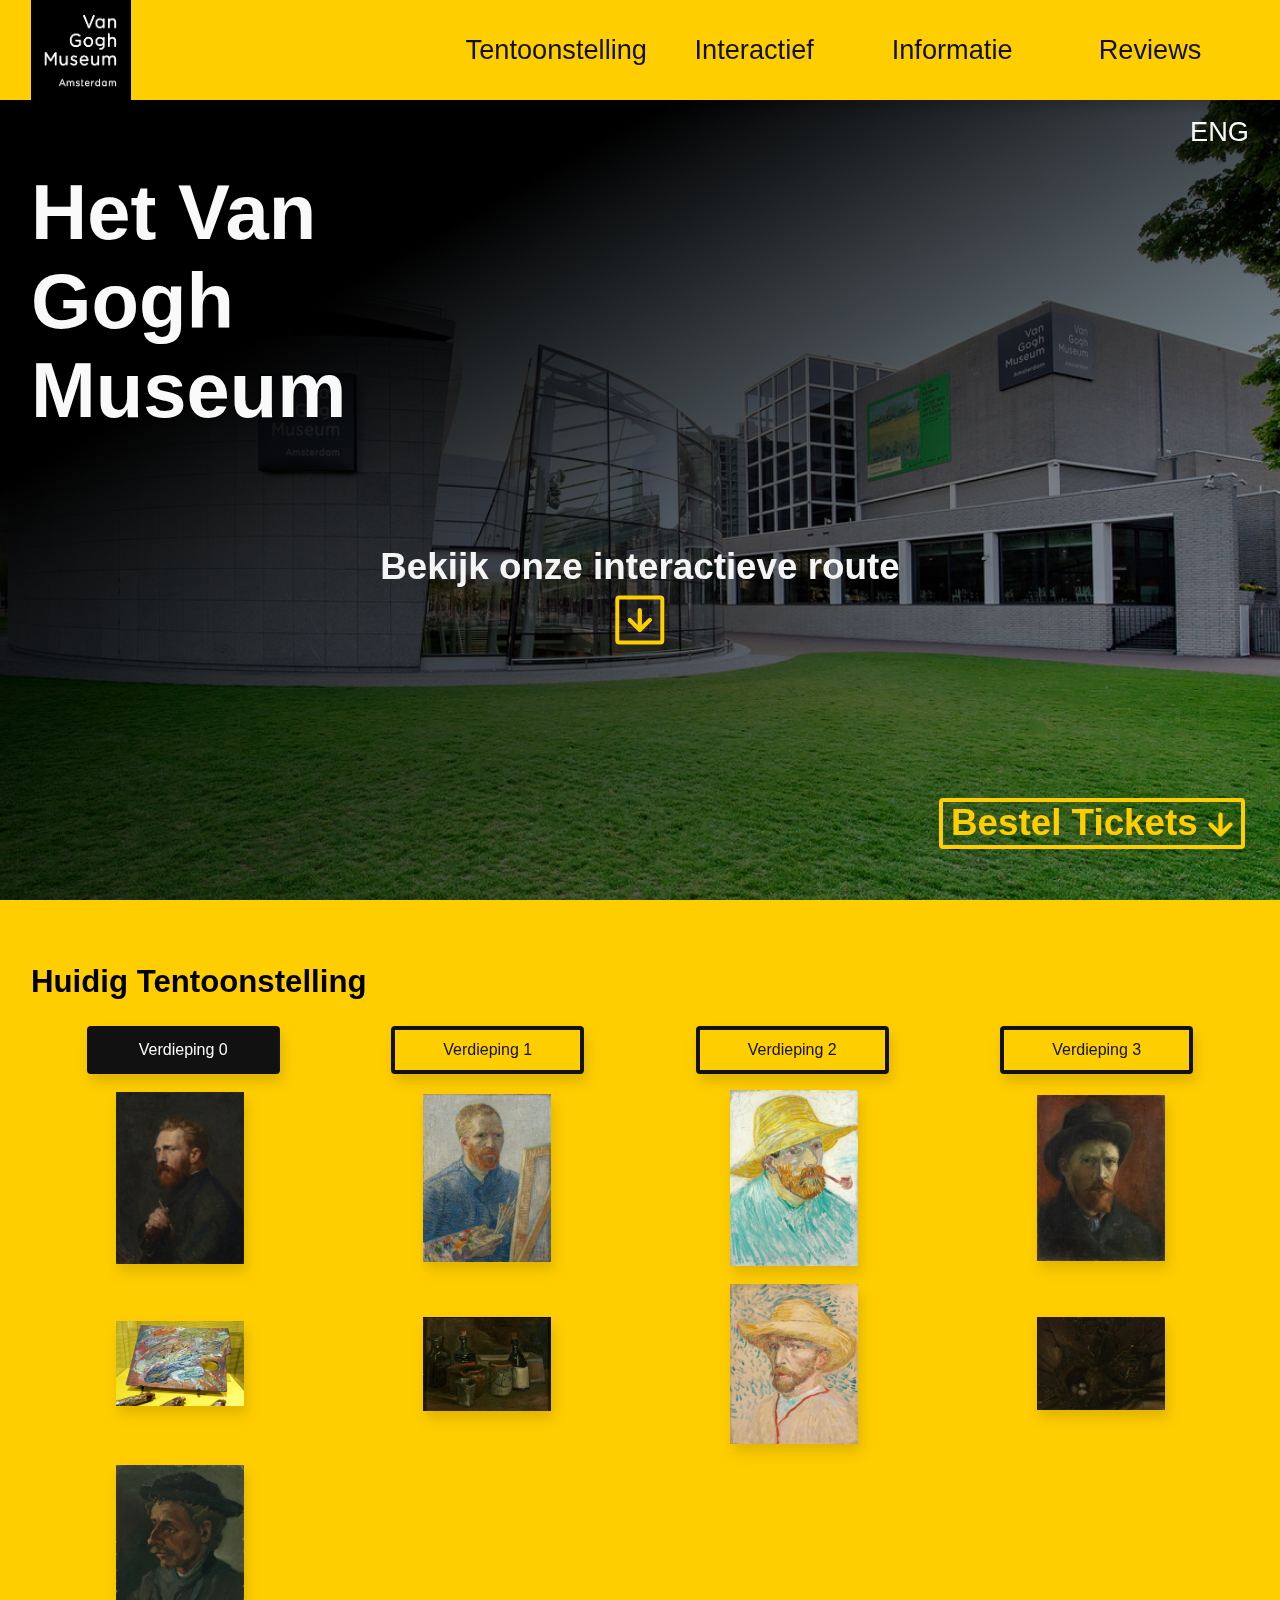
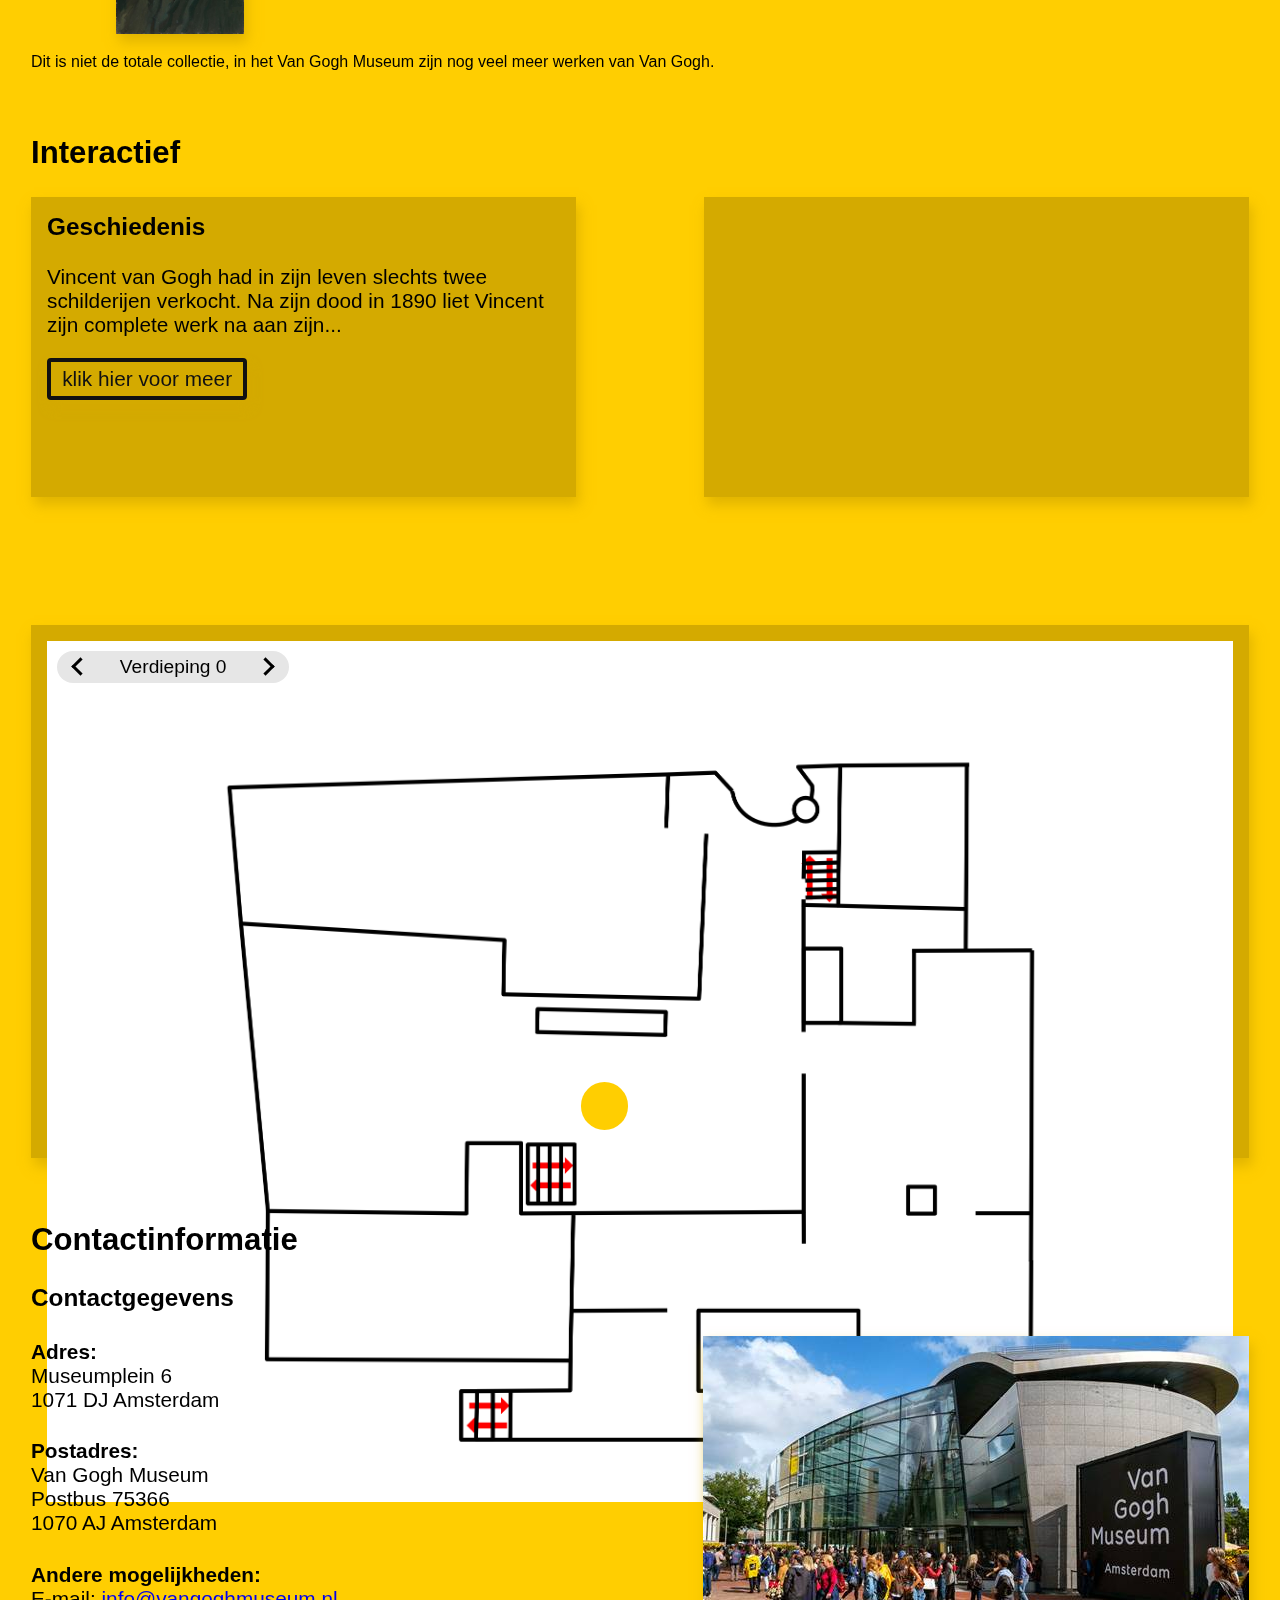
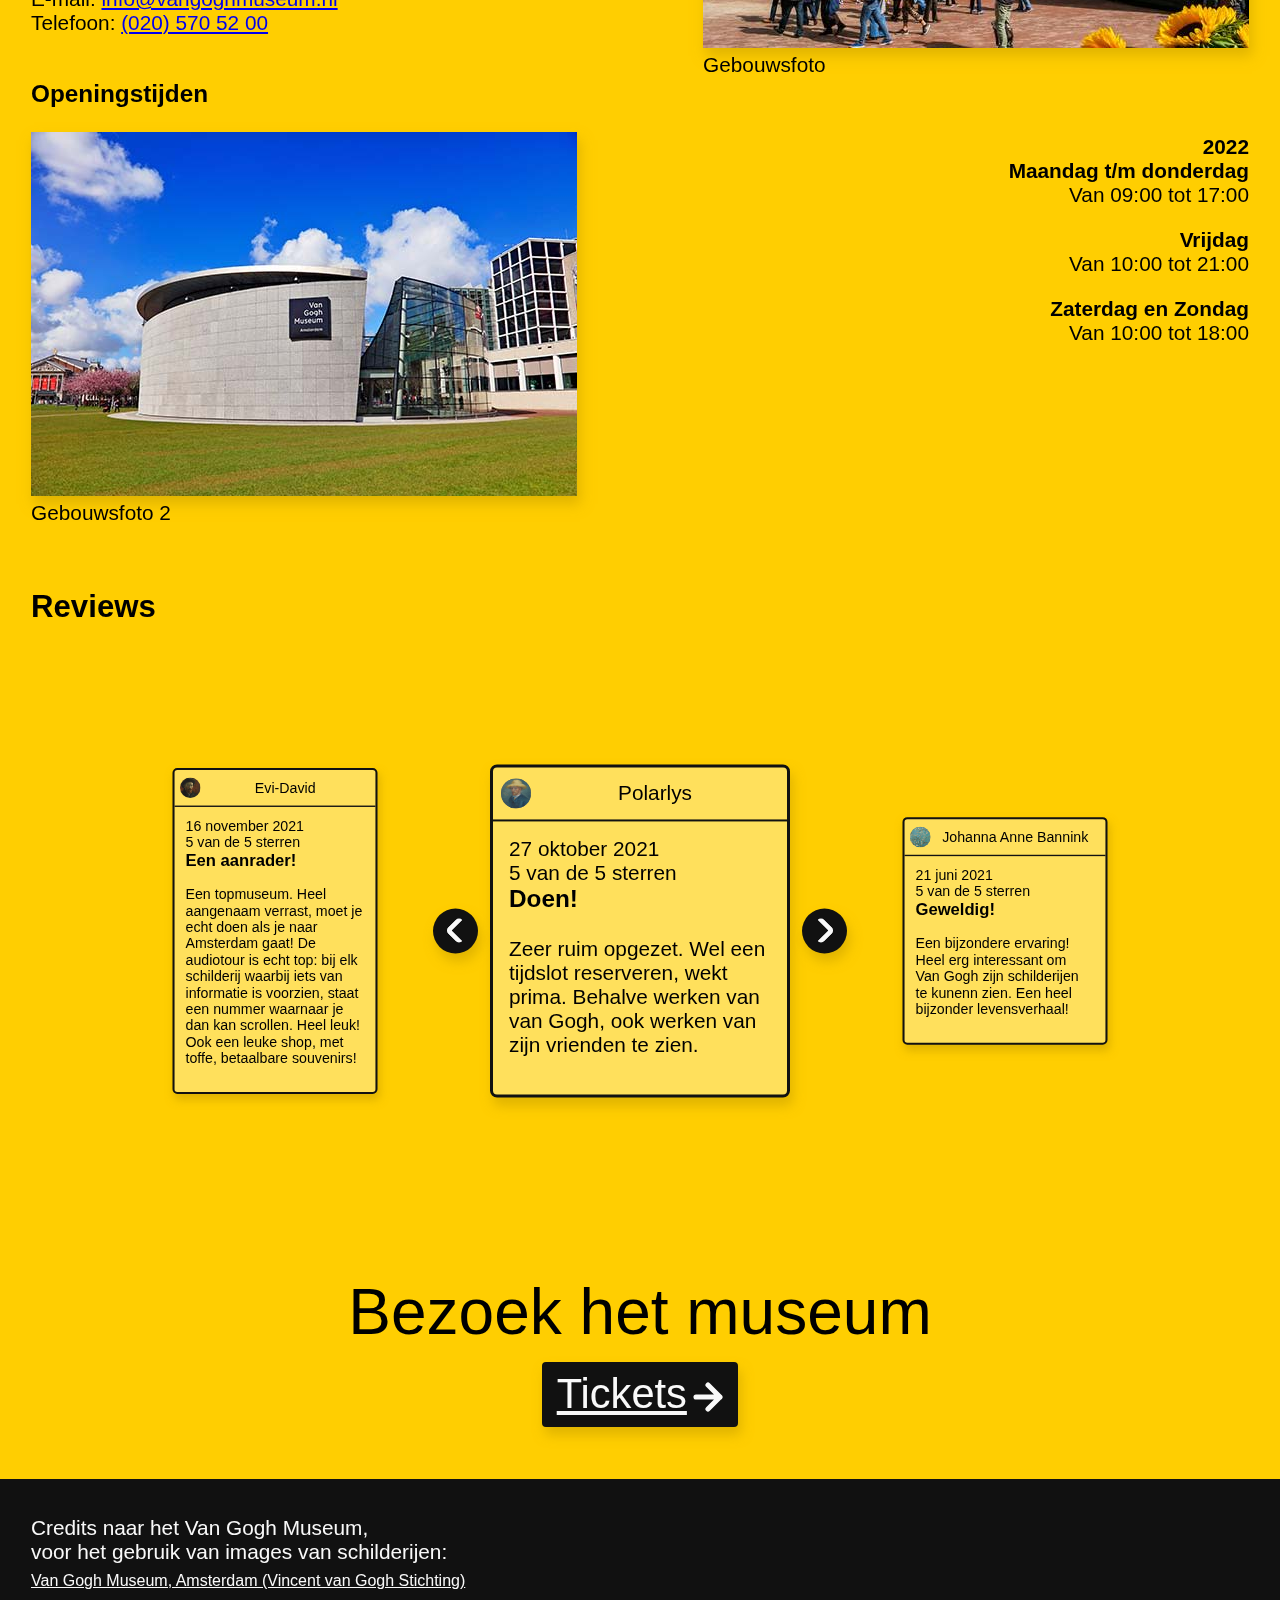
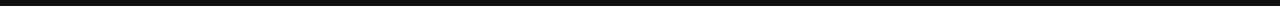
<file: structuur/index.html>
<!DOCTYPE html>
<html lang="nl">
  <head>
    <meta charset="UTF-8" />
    <meta http-equiv="X-UA-Compatible" content="IE=edge" />
    <meta name="viewport" content="width=device-width, initial-scale=1.0" />
    <!-- Open Graph Protocol -->
    <meta property="og:title" content="Van Gogh Museum" />
    <meta
      property="og:description"
      content="Museum-Online pagina over het Van Gogh Museum"
    />
    <meta property="og:type" content="website" />
    <meta
      property="og:url"
      content="http://32548.hosts1.ma-cloud.nl/Museum-Online"
    />
    <meta property="og:image" content="./img/logo.png" />
    <meta property="og:image:type" content="image/png" />
    <meta property="og:image:width" content="200" />
    <meta property="og:image:height" content="200" />
    <!-- stylesheet -->
    <link rel="stylesheet" href="./css/style.css" />
    <title>Van Gogh Museum</title>
  </head>
  <body>
    <nav id="top_nav" aria-label="Navigatie-balk">
      <div class="inner_nav">
        <a href="#" class="logo" aria-label="Logo">
          <img src="./img/logo.png" alt="Logo" class="logo_img" height="100" />
        </a>
        <ul class="nav_links" aria-label="Linken">
          <li class="nav_item">
            <a href="#tentoonstellingAnchor">Tentoonstelling</a>
          </li>
          <li class="nav_item">
            <a href="#interactiefAnchor">Interactief</a>
          </li>
          <li class="nav_item">
            <a href="#contactinformatieAnchor">Informatie</a>
          </li>
          <li class="nav_item">
            <a href="#reviewsAnchor">Reviews</a>
          </li>
        </ul>
        <button
          aria-label="Navigatie-burger"
          id="nav-burger"
          onclick="this.previousElementSibling.classList.toggle('open');"
        >
          <span></span>
        </button>
      </div>
    </nav>
    <header id="top_header">
      <div id="header_img_overlay"></div>
      <div class="inner_header">
        <a href="./eng/" id="lang_switch" aria-label="Naar het Engels">ENG</a>
        <h1>Het Van Gogh Museum</h1>
        <h2 id="interactief-cta">
          Bekijk onze interactieve route <br />
          <a href="#routeAnchor" style="line-height: 20px;">
            <svg viewBox="0 0 100 100" width="25">
              <path
                stroke="currentColor"
                stroke-width="17"
                stroke-linecap="round"
                d="M50,10L50,90M10,50L50,90M50,90L90,50"
              />
            </svg>
          </a>
        </h2>
        <h2 id="ticket-cta">
          <a href="#ticketcontainer" style="line-height: 25px;">
            Bestel Tickets
            <svg
              viewBox="0 0 100 100"
              width="25"
              style="vertical-align: middle;"
            >
              <path
                stroke="currentColor"
                stroke-width="17"
                stroke-linecap="round"
                d="M50,10L50,90M10,50L50,90M50,90L90,50"
              />
            </svg>
          </a>
        </h2>
      </div>
    </header>
    <main class="page_content">
      <section
        id="tentoonstelling"
        data-section-name="tentoonstelling"
        style="position: relative;"
      >
        <div
          id="tentoonstellingAnchor"
          style="position: absolute; top: -100px;"
        ></div>
        <h2>Huidig Tentoonstelling</h2>
        <ul id="tentoonstelling_selection">
          <li data-tentoonstelling="0" class="active">Verdieping 0</li>
          <li data-tentoonstelling="1">Verdieping 1</li>
          <li data-tentoonstelling="2">Verdieping 2</li>
          <li data-tentoonstelling="3">Verdieping 3</li>
        </ul>
        <section id="total_tentoonstelling">
          <section id="stelling_0">
            <img
              src="./img/tentoonstelling/verdieping_0/vangoghmuseum-s0273V1962-800.jpg"
              alt="Vincent van Gogh, door John Peter Russel; 1886"
            /><img
              src="./img/tentoonstelling/verdieping_0/vangoghmuseum-s0022V1962-800.jpg"
              alt="Zelfportret als schilder, door Vincent van Gogh; 1887"
            /><img
              src="./img/tentoonstelling/verdieping_0/vangoghmuseum-s0163V1962-800.jpg"
              alt="Zelfportret met pijp en strohoed, Vincent van Gogh; 1887"
            /><img
              src="./img/tentoonstelling/verdieping_0/vangoghmuseum-s0162V1962-800.jpg"
              alt="Zelfportret met vilthoed, Vincent van Gogh; 1886"
            /><img
              src="./img/tentoonstelling/verdieping_0/95d00337f301ff9a4dbaf9e7b2094de3.jpg"
              alt="Van Goghs palet en verftubes; 1890"
            /><img
              src="./img/tentoonstelling/verdieping_0/vangoghmuseum-s0060V1962r-800.jpg"
              alt="Stilleven met flessen en aardewerk, Vincent van Gogh; 1884-1885"
            /><img
              src="./img/tentoonstelling/verdieping_0/vangoghmuseum-s0164V1962-800.jpg"
              alt="Zelfportret met strohoed, Vincent van Gogh; 1887"
            /><img
              src="./img/tentoonstelling/verdieping_0/vangoghmuseum-s0071V1962r-800.jpg"
              alt="Vogelnesten, Vincent van Gogh; 1885"
            /><img
              src="./img/tentoonstelling/verdieping_0/vangoghmuseum-s0068V1962r-800.jpg"
              alt="Kop van een man, Vincent van Gogh; 1885"
            />
          </section>
          <section id="stelling_1">
            <img
              src="./img/tentoonstelling/verdieping_1/vangoghmuseum-s0424M1991-800.jpg"
              alt="Het hooien, Léon-Augustin Lhermitte; 1887"
            /><img
              src="./img/tentoonstelling/verdieping_1/vangoghmuseum-s0416N1990-800.jpg"
              alt="Zeegezicht bij Scheveningen, Vincent van Gogh; 1882"
            /><img
              src="./img/tentoonstelling/verdieping_1/vangoghmuseum-s0129V1962-800.jpg"
              alt="Twee vrouwen in het veen, Vincent van Gogh; 1883"
            /><img
              src="./img/tentoonstelling/verdieping_1/vangoghmuseum-s0003V1962-800.jpg"
              alt="Het uitgaan van de hervromde kerk te Nuenen, Vincent van Gogh; 1884-1885"
            /><img
              src="./img/tentoonstelling/verdieping_1/vangoghmuseum-s0052V1962-800.jpg"
              alt="Stilleven met koperen ketel en kruik, Vincent van Gogh; 1885"
            /><img
              src="./img/tentoonstelling/verdieping_1/vangoghmuseum-s0136V1973-800.jpg"
              alt="Vleerhond, Vincent van Gogh; 1884"
            /><img
              src="./img/tentoonstelling/verdieping_1/vangoghmuseum-s0008V1962-800.jpg"
              alt="Stilleven met bijbel, Vincent van Gogh; 1885"
            /><img
              src="./img/tentoonstelling/verdieping_1/vangoghmuseum-s0061V1962-800.jpg"
              alt="Portret van een oude man, Vincent van Gogh; 1885"
            />
            <img
              src="./img/tentoonstelling/verdieping_1/vangoghmuseum-s0010V1962-800.jpg"
              alt="Portret van een oude vrouw, Vincent van Gogh; 1885"
            />
            <img
              src="./img/tentoonstelling/verdieping_1/vangoghmuseum-s0084V1962-800.jpg"
              alt="Kop van een vrouw, Vincent van Gogh; 1885"
            /><img
              src="./img/tentoonstelling/verdieping_1/vangoghmuseum-s0141M1977-800.jpg"
              alt="Populierenlaan in de herfst, Vincent van Gogh; 1884"
            /><img
              src="./img/tentoonstelling/verdieping_1/vangoghmuseum-s0011V1962-800.jpg"
              alt="Schoenen, Vincent van Gogh; 1886"
            /><img
              src="img/tentoonstelling/verdieping_1/vangoghmuseum-s0177V1962-800.jpg"
              alt="Vaas met Chinese asters en tuingladiolen, Vincent van gogh; 1886"
            /><img
              src="./img/tentoonstelling/verdieping_1/vangoghmuseum-s0186V1962-800.jpg"
              alt="Cafétafel met absint, Vincent van Gogh; 1887"
            /><img
              src="./img/tentoonstelling/verdieping_1/vangoghmuseum-s0016V1962-800.jpg"
              alt="Zelfportret met grijze vilthoed, Vincent van Gogh; 1887"
            /><img
              src="./img/tentoonstelling/verdieping_1/vangoghmuseum-s0019V1962-800.jpg"
              alt="Tuin met geliefden: Square Saint-Pierre, Vincent van Gogh; 1887"
            /><img
              src="./img/tentoonstelling/verdieping_1/vangoghmuseum-s0026V1962-800.jpg"
              alt="De roze boomgaard, Vincent van Gogh; 1888"
            /><img
              src="./img/tentoonstelling/verdieping_1/vangoghmuseum-s0024V1962-800.jpg"
              alt="De witte boomgaard, Vincent van Gogh; 1888"
            /><img
              src="./img/tentoonstelling/verdieping_1/vangoghmuseum-s0031V1962-800.jpg"
              alt="Zonnebloemen, Vincent van Gogh; 1889"
            /><img
              src="./img/tentoonstelling/verdieping_1/vangoghmuseum-s0047V1962-800.jpg"
              alt="De slaapkamer, Vincent van Gogh; 1888"
            /><img
              src="./img/tentoonstelling/verdieping_1/vangoghmuseum-s0115V1962-800.jpg"
              alt="Bloeiende pruimenboomgaard (naar Hiroshige), Vincent van Gogh; 1887"
            />
          </section>
          <section id="stelling_2">
            <img
              src="./img/tentoonstelling/verdieping_2/vangoghmuseum-d0074V1962-800.jpg"
              alt="Naaiende vrouw met meisje, Vincent van Gogh; 1883"
            /><img
              src="./img/tentoonstelling/verdieping_2/vangoghmuseum-d0387V1977-800.jpg"
              alt="Garenspoelende man, Vincent van Gogh; 1884"
            />
            <img
              src="./img/tentoonstelling/verdieping_2/vangoghmuseum-s0073V1962-800.jpg"
              alt="Garenspoelende vrouw, Vincent van Gogh; 1885"
            />
            <img
              src="./img/tentoonstelling/verdieping_2/vangoghmuseum-s0039V1962-800.jpg"
              alt="Perenboompje in bloei, Vincent van Gogh; 1888"
            />
            <img
              src="./img/tentoonstelling/verdieping_2/vangoghmuseum-s0225V1962-800.jpg"
              alt="Vincent van Gogh zonnebloemen schilderend, Paul Gauguin; 1888"
            />
            <img
              src="./img/tentoonstelling/verdieping_2/vangoghmuseum-s0157V1962-800.jpg"
              alt="Zelfportret of portret van Theo van Gogh, Vincent van Gogh; 1887"
            />
            <img
              src="./img/tentoonstelling/verdieping_2/vangoghmuseum-s0071V1962v-800.jpg"
              alt="Zelfportret, Vincent van Gogh; 1887"
            />
          </section>
          <section id="stelling_3">
            <img
              src="./img/tentoonstelling/verdieping_3/vangoghmuseum-s0188V1962-800.jpg"
              alt="Vlinders en klaprozen, Vincent van Gogh; 1890"
            /><img
              src="./img/tentoonstelling/verdieping_3/vangoghmuseum-s0050V1962-800.jpg"
              alt="Irissen, Vincent van Gogh; 1890"
            /><img
              src="./img/tentoonstelling/verdieping_3/vangoghmuseum-s0196V1962-800.jpg"
              alt="De tuin van de inrichting, Vincent van Gogh; 1889"
            /><img
              src="./img/tentoonstelling/verdieping_3/vangoghmuseum-s0149V1962-800.jpg"
              alt="Korenveld met kraaien, Vincent van Gogh; 1890"
            /><img
              src="./img/tentoonstelling/verdieping_3/vangoghmuseum-s0195V1962-800.jpg"
              alt="Boomwortels, Vincent van Gogh; 1890"
            /><img
              src="./img/tentoonstelling/verdieping_3/vangoghmuseum-s0176V1962-800.jpg"
              alt="Amandelbloesem, Vincent van Gogh; 1890"
            />
          </section>
        </section>
        <p>
          Dit is niet de totale collectie, in het Van Gogh Museum zijn nog veel
          meer werken van Van Gogh.
        </p>
      </section>
      <section
        id="interactief"
        data-section-name="interactief"
        style="position: relative;"
      >
        <div
          id="interactiefAnchor"
          style="position: absolute; top: -100px;"
        ></div>
        <h2>Interactief</h2>
        <div class="grid_display">
          <!-- Dit is de box van de geschiedenis -->
          <div class="grid_item">
            <header class="grid_item_header">
              <h3>Geschiedenis</h3>
            </header>
            <!-- dit is de tekst die je normaal ziet, op dit moment zul je moeten klikken om de volledige tekst te zien -->
            <p style="max-height: 100px; overflow: hidden;">
              Vincent van Gogh had in zijn leven slechts twee schilderijen
              verkocht. Na zijn dood in 1890 liet Vincent zijn complete werk na
              aan zijn...
            </p>
            <button
              style="font-size: 1.3rem; margin-top: 1rem;"
              onclick="openGes();"
            >
              klik hier voor meer
            </button>
          </div>
          <div class="grid_item" id="slideshow_item"></div>
          <div class="grid_item span_2" id="inter">
            <div
              id="routeAnchor"
              style="position: absolute; top: -100px;"
            ></div>
            <game-element id="game"></game-element>
          </div>
          <article id="geschiedenis_overlay" class="">
            <header id="overlay_header">
              <h3>Geschiedenis</h3>
            </header>
            <button class="close" aria-label="sluitknop" onclick="closeGes();">
              &times;
            </button>
            <div id="overlay_text">
              <p>
                Vincent van Gogh had in zijn leven slechts twee schilderijen
                verkocht. Na zijn dood in 1890 liet Vincent zijn complete werk
                na aan zijn jongere broer Theo van Gogh. Na Theo zijn dood, ging
                de verzameling naar diens weduwe, Jo van Gogh-Bonger. Zij
                verkocht een aantal werken, maar hield een collectie bijeen die
                representatief was voor van Goghs werk. Ze wees ook nog een bod
                van Anton Kröller op de verzameling af.
              </p>
              <p>
                Na haar overlijden in 1925, kwamen de kunstwerken in bezit van
                haar zoon Vincent Willem van Gogh. in 1960 richtte deze de
                Vincent van Gogh Stichting op. Naast hemzelf en zijn echtgenote,
                hadden ook zijn drie nog levende kinderen zitting in de
                stichting, evenals een vertegenwoordiger van de Nederlandse
                regering.
              </p>
              <p>
                Op 21 juli 1962 werd een overeenkomst ondertekend tussen de
                Staat der Nederlanden en de Vincent van Gogh Stichting. De
                familie Van Gogh droeg voor 15 miljoen gulden de gehele
                verzameling, bestaande uit 200 schilderijen van Vincent van Gogh
                en (een paar met) Paul Gauguin, 400 tekeningen, en alle brieven
                van Vincent, over aan de staat. De belangrijkste voorwaarde was
                dat de gehele collectie in een aan Van Gogh gewijd museum zou
                worden ondergebracht. Hiermee werd de grondslag gelegd voor het
                Van Gogh Museum. Het museum opende in 1973 zijn deuren met Emile
                Meijer als eerste directeur. Destijds was het een rijksmuseum,
                dit is een museum dat als wettelijke taak een deel van de
                Rijkscollectie beheert. Tegenwoordig is het museum een
                zelfstandige stichting en maken de kunstwerken - op grond van de
                overeenkomst tussen de staat en de stichting - deel uit van de
                van de rijkscollectie.
              </p>
              <p>
                Met ingang van 1 februari 2020, is Emilie Gordenker directeur
                van het museum als opvolger van Axel Rüger.
              </p>
            </div>
          </article>
        </div>
      </section>
      <section
        id="contactinformatie"
        data-section-name="Contactinformatie"
        style="position: relative;"
      >
        <div
          id="contactinformatieAnchor"
          style="position: absolute; top: -100px;"
        ></div>
        <h2>Contactinformatie</h2>
        <div class="contact_block">
          <h3>
            Contactgegevens
          </h3>
          <figure style="float: right; margin: 0px;">
            <img
              class="aside_text_img"
              src="./img/2019-05-15-113749737-Van-Gogh-Museium.jpg"
              alt=""
            />
            <figcaption>Gebouwsfoto</figcaption>
          </figure>
          <section class="data_section" style="text-align: left;">
            <h4>Adres:</h4>
            <p>Museumplein 6<br />1071 DJ Amsterdam</p>
            <h4>Postadres:</h4>
            <p>Van Gogh Museum<br />Postbus 75366<br />1070 AJ Amsterdam</p>
            <h4>Andere mogelijkheden:</h4>
            <p>
              E-mail:&nbsp;<a href="mailto:info@vangoghmuseum.nl"
                >info@vangoghmuseum.nl</a
              >
              <br />
              Telefoon:&nbsp;<a href="tel:+31205705200">(020) 570 52 00</a>
            </p>
          </section>
          <br style="clear: right;" />
        </div>
        <div class="contact_block">
          <h3>Openingstijden</h3>
          <figure style="float: left; margin: 0px;">
            <img
              src="./img/van-Gogh-museum-1-Istock-2-2.jpg"
              alt=""
              class="aside_text_img"
            />
            <figcaption>Gebouwsfoto 2</figcaption>
          </figure>
          <section class="data_section" style="text-align: right;">
            <h4>2022</h4>
            <p>
              <strong>Maandag t/m donderdag</strong><br />
              Van 09:00 tot 17:00
            </p>
            <p>
              <strong>Vrijdag</strong><br />
              Van 10:00 tot 21:00
            </p>
            <p>
              <strong>Zaterdag en Zondag</strong><br />
              Van 10:00 tot 18:00
            </p>
          </section>
          <br style="clear: left;" />
        </div>
      </section>
      <section
        id="reviews"
        data-section-name="Reviews"
        style="position: relative;"
      >
        <div id="reviewsAnchor" style="position: absolute; top: -100px;"></div>
        <h2>Reviews</h2>
        <div class="review_container">
          <section class="review_item">
            <div class="profile">
              <img
                src="./img/tentoonstelling/verdieping_0/vangoghmuseum-s0162V1962-800.jpg"
                alt="Profiel-afbeelding"
                class="profile_img"
              />
              <span class="profile_name">Evi-David</span>
            </div>
            <div class="text_container">
              <span class="date">16 november 2021</span><br />
              <span class="rating">5 van de 5 sterren</span>
              <h3>Een aanrader!</h3>
              <p>
                Een topmuseum. Heel aangenaam verrast, moet je echt doen als je
                naar Amsterdam gaat! De audiotour is echt top: bij elk
                schilderij waarbij iets van informatie is voorzien, staat een
                nummer waarnaar je dan kan scrollen. Heel leuk! Ook een leuke
                shop, met toffe, betaalbare souvenirs!
              </p>
            </div>
          </section>
          <section class="review_item">
            <div class="profile">
              <img
                src="./img/tentoonstelling/verdieping_2/vangoghmuseum-s0157V1962-800.jpg"
                alt="profiel-afbeelding"
                class="profile_img"
              />
              <span class="profile_name">Polarlys</span>
            </div>
            <div class="text_container">
              <span class="date">27 oktober 2021</span><br />
              <span class="rating">5 van de 5 sterren</span>
              <h3>Doen!</h3>
              <p>
                Zeer ruim opgezet. Wel een tijdslot reserveren, wekt prima.
                Behalve werken van van Gogh, ook werken van zijn vrienden te
                zien.
              </p>
            </div>
          </section>
          <section class="review_item">
            <div class="profile">
              <img
                src="./img/tentoonstelling/verdieping_3/vangoghmuseum-s0176V1962-800.jpg"
                alt="Profiel-afbeelding"
                class="profile_img"
              />
              <span class="profile_name">Johanna Anne Bannink</span>
            </div>
            <div class="text_container">
              <span class="date">21 juni 2021</span><br />
              <span class="rating">5 van de 5 sterren</span>
              <h3>Geweldig!</h3>
              <p>
                Een bijzondere ervaring! Heel erg interessant om Van Gogh zijn
                schilderijen te kunenn zien. Een heel bijzonder levensverhaal!
              </p>
            </div>
          </section>
          <section class="review_item">
            <div class="profile">
              <img
                src="./img/tentoonstelling/verdieping_1/vangoghmuseum-s0031V1962-800.jpg"
                alt="Profiel-afbeelding"
                class="profile_img"
              />
              <span class="profile_name">Han v</span>
            </div>
            <div class="text_container">
              <span class="date">32 mei 2021</span><br />
              <span class="rating">5 van de 5 sterren</span>
              <h3>Uniek museum</h3>
              <p>
                Prachtige collectie van schilderijen en tekeningen van Van Gogh
                en z'n tijdgenoten. Het geeft een goede indruk van interessante
                ontwikkelingen in de kunst. Dit museum blijft bloeien.
              </p>
            </div>
          </section>
          <section class="review_item">
            <div class="profile">
              <img
                src="./img/tentoonstelling/verdieping_1/vangoghmuseum-s0047V1962-800.jpg"
                alt="Profiel-afbeelding"
                class="profile_img"
              />
              <span class="profile_name">K.Reis</span>
            </div>
            <div class="text_container">
              <span class="date">12 mei 2021</span><br />
              <span class="rating">5 van de 5 sterren</span>
              <h3>Een must</h3>
              <p>
                Geweldig uitje gehad. Interessante kunst en je kunt hier gerust
                een hele middag zoet zijn. Aanrader voor iedereen.
              </p>
            </div>
          </section>
          <section class="review_item">
            <div class="profile">
              <img
                src="img/tentoonstelling/verdieping_1/vangoghmuseum-s0177V1962-800.jpg"
                alt="Profiel-afbeelding"
                class="profile_img"
              />
              <span class="profile_name">Ariel D</span>
            </div>
            <div class="text_container">
              <span class="date">26 september 2021</span><br />
              <span class="rating">4 van de 5 sterren</span>
              <h3>Vincent van Gogh ...geweldig!</h3>
              <p>
                Leuk museum. Verplicht op voorhand te reserveren. De vleugel
                over Vincent van Gogh was geweldig. Zijn schilderijen en
                tekeningen waren duidelijk en goed te bewonderen. Het geeft een
                goede indruk van interessante ontwikkelingen in de kunst. Dit
                museum blijft bloeien.
              </p>
            </div>
          </section>
          <section class="review_item">
            <div class="profile">
              <img
                src="./img/tentoonstelling/verdieping_1/vangoghmuseum-s0026V1962-800.jpg"
                alt="Profiel-afbeelding"
                class="profile_img"
              />
              <span class="profile_name">Jeroen V</span>
            </div>
            <div class="text_container">
              <span class="date">15 juli 2021</span><br />
              <span class="rating">4 van de 5 sterren</span>
              <h3>Een must do als je Amsterdam bezoekt!</h3>
              <p>
                Ook hier met alle coronamaatregelen verplicht op voorhand te
                reserveren. Een beetje onhandig dat je je dagschema hieraan moet
                aanpassen, maar een pluspunt voor de drukte. Denk dat het hier
                onder normale omstandigheden niet meer mogelijk is om alles
                rustig te bekijken door de drukte.
              </p>
            </div>
          </section>
          <button aria-label="vorige review" id="rev_prev"></button>
          <button aria-label="volgende review" id="rev_next"></button>
        </div>
      </section>
      <section
        id="ticketcontainer"
        style="border-bottom: 1rem; margin-top: 2rem;"
      >
        <p>
          <span style="font-size: 2em;">
            Bezoek het museum
          </span>
          <br />
          <a
            href="https://tickets.vangoghmuseum.nl/?promo_creative=button&promo_pos=www-vgm&promo_name=tickets&promo_id=www-vgm-tickets-button"
            target="_blank"
            class="ticketbtn"
            >Tickets<svg
              viewBox="0 0 100 100"
              height="30"
              style="margin-left: 0.4rem; vertical-align: middle;"
            >
              <path
                stroke="currentColor"
                stroke-width="17"
                stroke-linecap="round"
                d="M10,50L90,50M50,10L90,50M50,90L90,50"
              />
            </svg>
          </a>
        </p>
      </section>
    </main>
    <footer id="bottom_footer">
      <section class="inner_footer">
        <p style="font-size: 1.3rem; margin-bottom: 0.5rem;">
          Credits naar het Van Gogh Museum,<br />
          voor het gebruik van images van schilderijen:
        </p>
        <a
          href="https://www.vangoghmuseum.nl/nl"
          style="color: var(--footer-text-color);"
          >Van Gogh Museum, Amsterdam (Vincent van Gogh Stichting)</a
        >
      </section>
    </footer>
    <!-- modal overlay wanneer er wordt gedrukt op een tentoonstelling werkstuk -->
    <section id="bigTentoon" class="" onclick="closeOverlay();">
      <button aria-label="sluitknop" class="close" onclick="closeOverlay();">
        &times;
      </button>
      <img id="bigTentoonImg" src="./img/placeholder.jpg" alt="" />
    </section>

    <!-- templates voor de interactieve route -->
    <template id="game_template">
      <link rel="stylesheet" href="./css/route/game.css" />
      <main class="body">
        <div class="map" id="slots-container">
          <section class="floor_selection">
            <button id="previous_floor"></button>
            <slot name="floor_list" id="floor_list"></slot>
            <button id="next_floor"></button>
          </section>
          <slot name="map" id="map-slot"></slot>
          <slot name="point" id="point_overlay"></slot>
        </div>
        <div id="text_overlay" class="point_data_overlay" hidden>
          <section class="inner">
            <div
              id="closebtn"
              style="
                position: absolute;
                top: 10px;
                right: 20px;
                font-size: 3rem;
                user-select: none;
                cursor: pointer;
                z-index: 1;
              "
              onclick="this.parentNode.parentNode.setAttribute('hidden', 'true');"
            >
              &times;
            </div>
            <button class="back"></button>
            <button class="next"></button>
            <h1 id="name">Point-1</h1>
            <div class="content">
              <aside id="cover_img_con">
                <img src="" alt="" id="cover_img" />
              </aside>
              <article id="main_point_content"></article>
            </div>
          </section>
        </div>
      </main>
    </template>

    <template id="pop-template">
      <link rel="stylesheet" href="./css/route/pop.css" />
      <section class="content">
        <div id="point">
          <slot name="small-point"></slot>
        </div>
        <section id="popup">
          <slot name="back_img" id="back_img"></slot>
          <div class="text-con">
            <slot name="short_text" id="short"></slot>
          </div>
        </section>
      </section>
    </template>
    <script src="./js/reviews.js"></script>
    <script src="./js/tentoon.js"></script>
    <script src="./js/component.js"></script>
    <script>
      window.customElements.define("game-element", Game);

      // script voor de geschiedenis text
      function openGes() {
        document.getElementById("geschiedenis_overlay").classList.add("open");
        document.getElementById("inter").style.paddingTop = `${
          document.getElementById("geschiedenis_overlay").clientHeight / 2 - 100
        }px`;
        if (document.documentElement.clientWidth <= 1060) {
          document.getElementById("inter").style.paddingTop = `${
            document.getElementById("geschiedenis_overlay").clientHeight / 2 +
            50
          }px`;
        }
        if (document.documentElement.clientWidth <= 650) {
          document.getElementById("inter").style.paddingTop = "";
        }
      }

      function closeGes() {
        document
          .getElementById("geschiedenis_overlay")
          .classList.remove("open");
        document.getElementById("inter").style.paddingTop = "";
      }
    </script>
  </body>
</html>
</file>
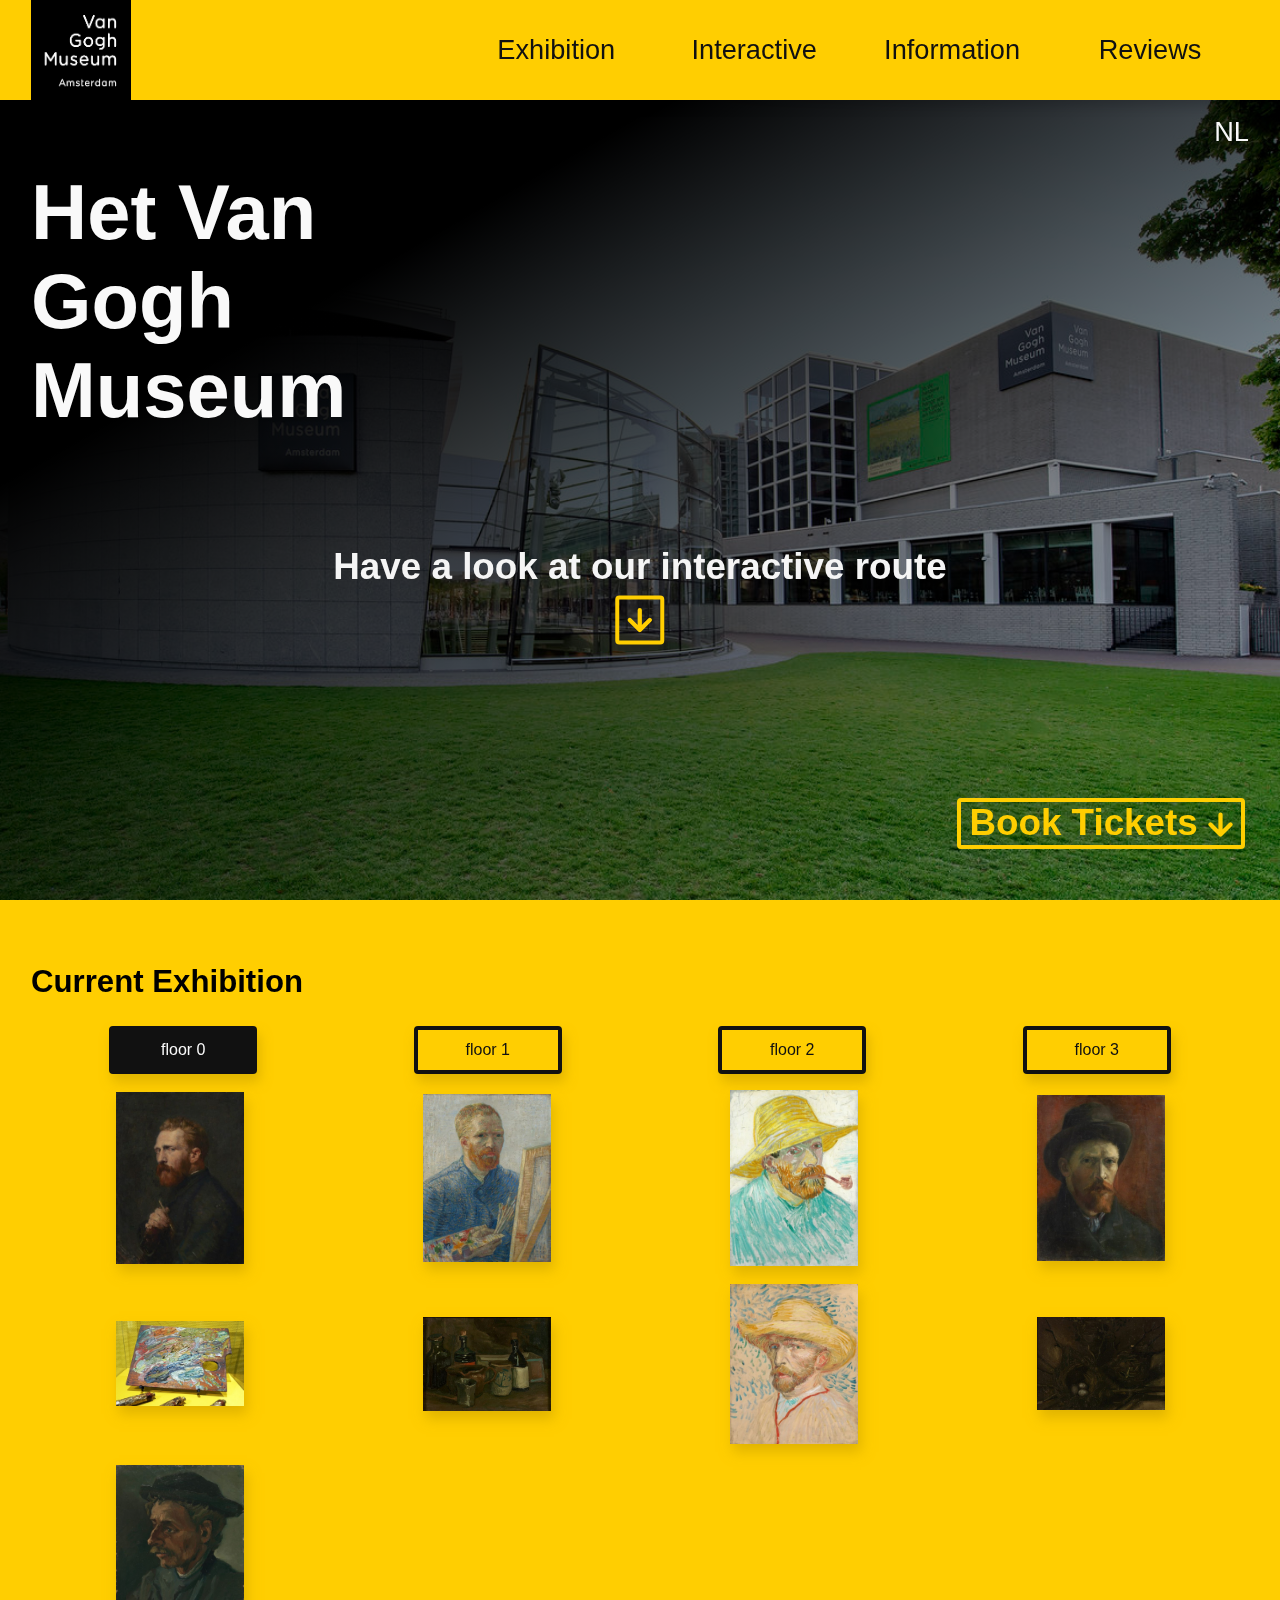
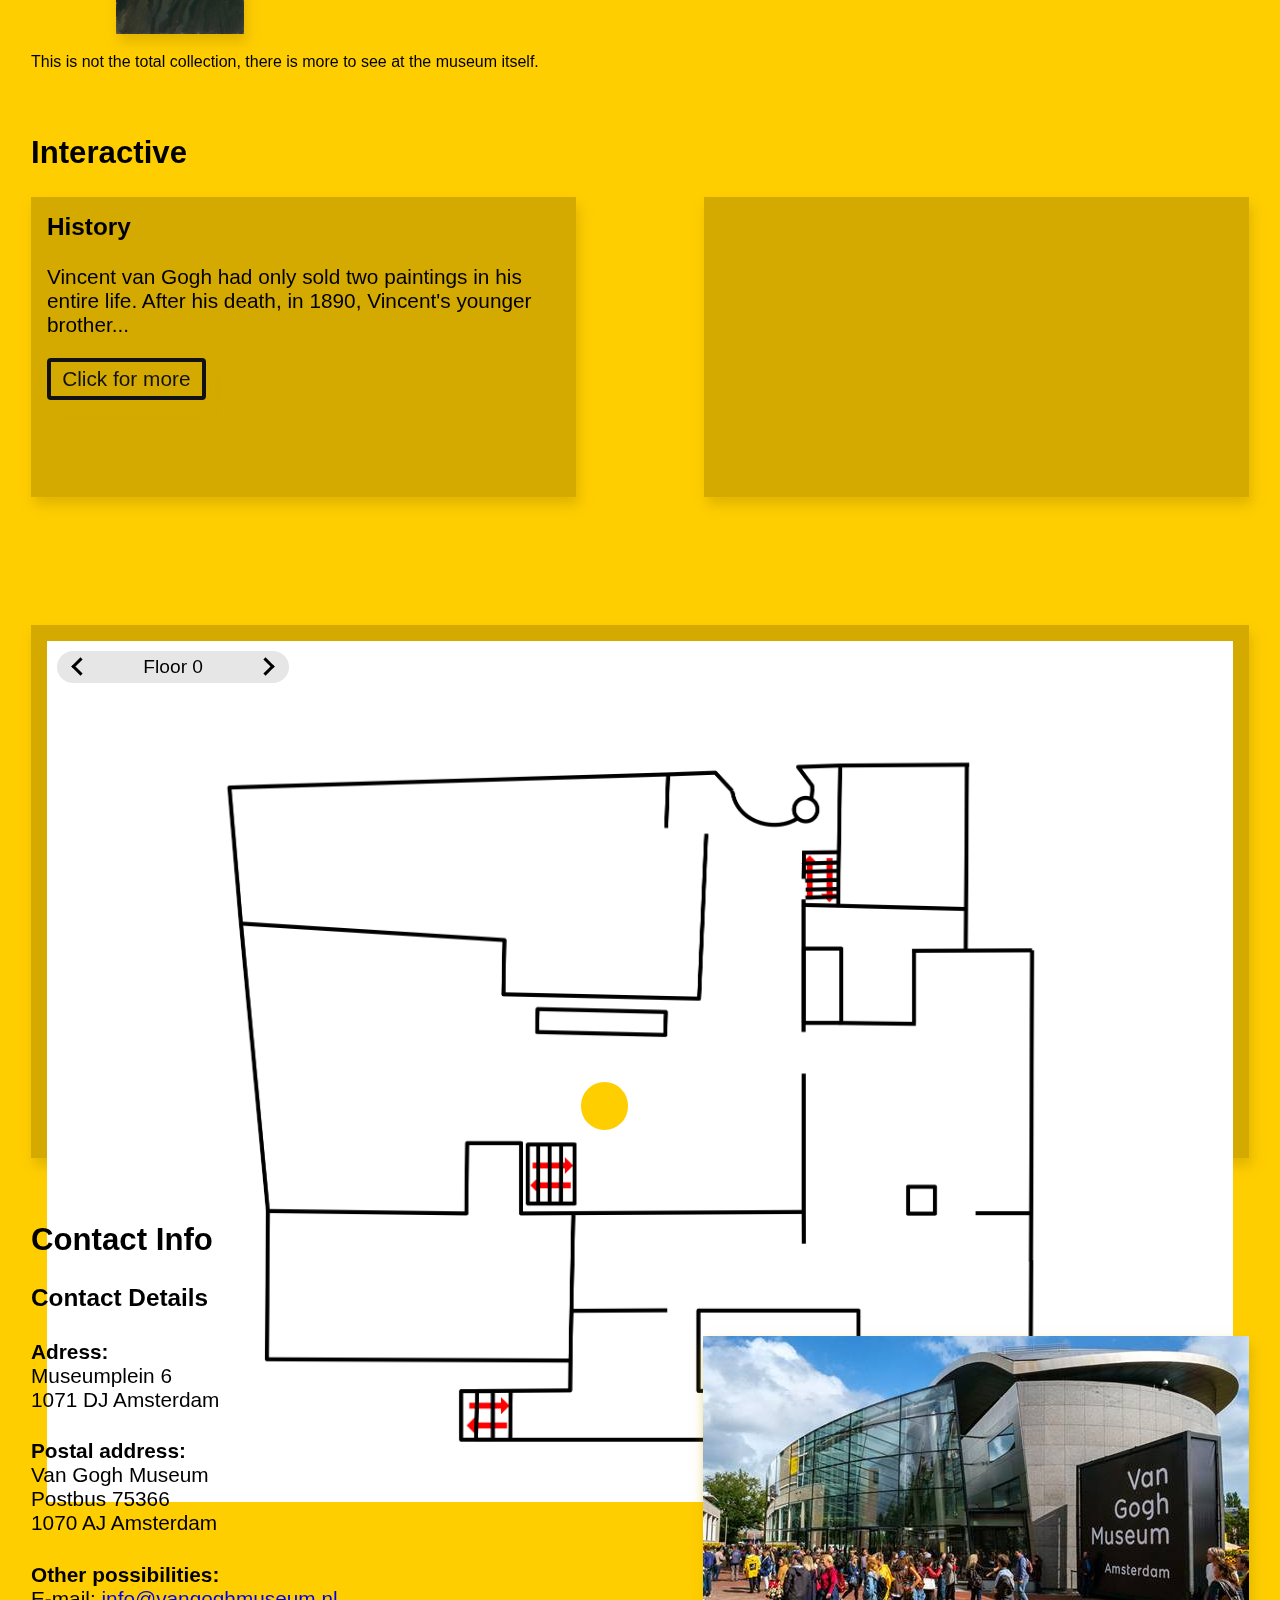
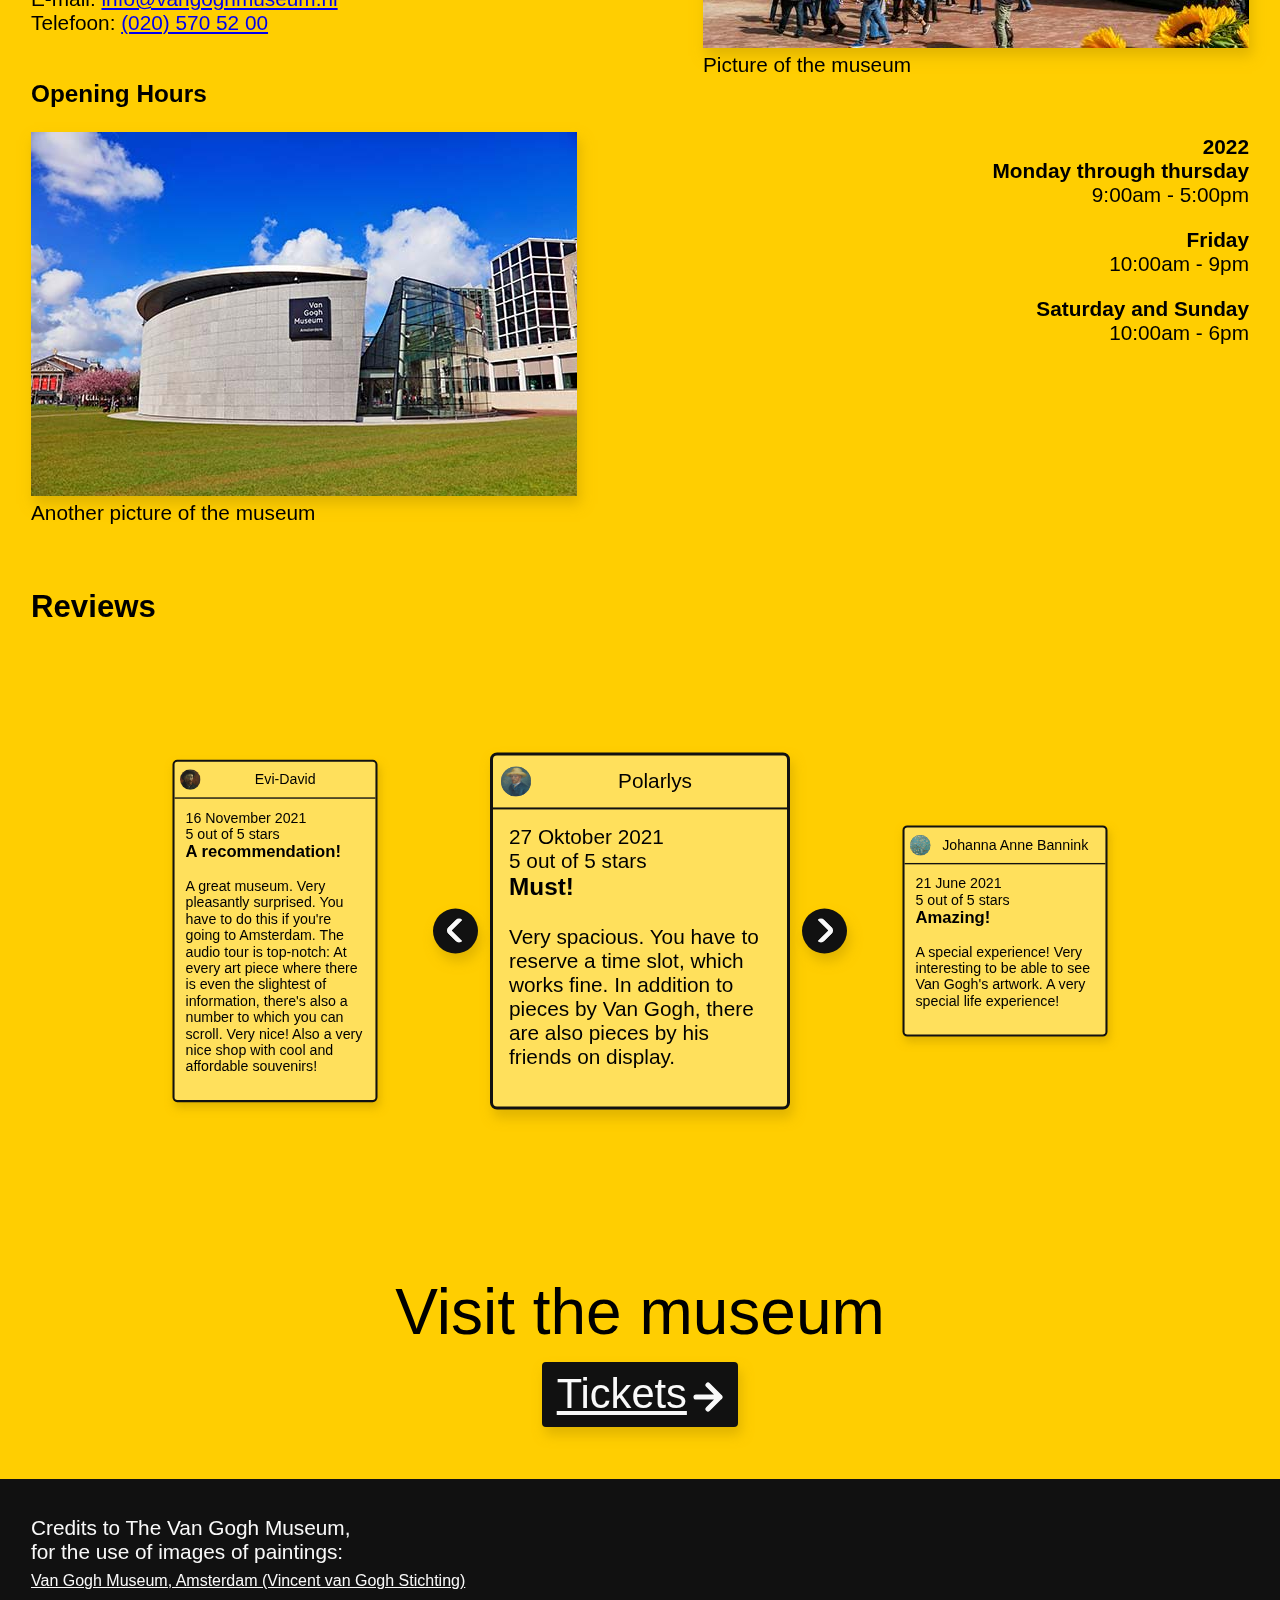
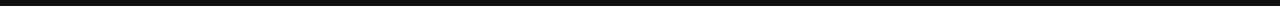
<file: structuur/eng/index.html>
<!DOCTYPE html>
<html lang="en">
  <head>
    <meta charset="UTF-8" />
    <meta http-equiv="X-UA-Compatible" content="IE=edge" />
    <meta name="viewport" content="width=device-width, initial-scale=1.0" />
    <!-- Open Graph Protocol -->
    <meta property="og:title" content="Van Gogh Museum" />
    <meta
      property="og:description"
      content="Museum-Online pagina about the Van Gogh Museum"
    />
    <meta property="og:type" content="website" />
    <meta
      property="og:url"
      content="http://32548.hosts1.ma-cloud.nl/Museum-Online/eng"
    />
    <meta property="og:image" content="./img/logo.png" />
    <meta property="og:image:type" content="image/png" />
    <meta property="og:image:width" content="200" />
    <meta property="og:image:height" content="200" />
    <!-- stylesheet -->
    <link rel="stylesheet" href="../css/style.css" />
    <title>Van Gogh Museum</title>
  </head>
  <body>
    <nav id="top_nav" aria-label="Navigation">
      <div class="inner_nav">
        <a href="#" class="logo" aria-label="Logo">
          <img src="../img/logo.png" alt="Logo" class="logo_img" height="100" />
        </a>
        <ul class="nav_links" aria-label="Links">
          <li class="nav_item">
            <a href="#tentoonstellingAnchor">Exhibition</a>
          </li>
          <li class="nav_item">
            <a href="#interactiefAnchor">Interactive</a>
          </li>
          <li class="nav_item">
            <a href="#contactinformatieAnchor">Information</a>
          </li>
          <li class="nav_item">
            <a href="#reviewsAnchor">Reviews</a>
          </li>
        </ul>
        <button
          aria-label="Navigation burger"
          id="nav-burger"
          onclick="this.previousElementSibling.classList.toggle('open');"
        >
          <span></span>
        </button>
      </div>
    </nav>
    <header id="top_header">
      <div id="header_img_overlay"></div>
      <div class="inner_header">
        <a href="../" id="lang_switch" aria-label="To dutch">NL</a>
        <h1>Het Van Gogh Museum</h1>
        <h2 id="interactief-cta">
          Have a look at our interactive route <br />
          <a href="#routeAnchor" style="line-height: 20px;">
            <svg viewBox="0 0 100 100" width="25">
              <path
                stroke="currentColor"
                stroke-width="17"
                stroke-linecap="round"
                d="M50,10L50,90M10,50L50,90M50,90L90,50"
              />
            </svg>
          </a>
        </h2>
        <h2 id="ticket-cta">
          <a href="#ticketcontainer" style="line-height: 25px;">
            Book Tickets
            <svg
              viewBox="0 0 100 100"
              width="25"
              style="vertical-align: middle;"
            >
              <path
                stroke="currentColor"
                stroke-width="17"
                stroke-linecap="round"
                d="M50,10L50,90M10,50L50,90M50,90L90,50"
              />
            </svg>
          </a>
        </h2>
      </div>
    </header>
    <main class="page_content">
      <section
        id="tentoonstelling"
        data-section-name="tentoonstelling"
        style="position: relative;"
      >
        <div
          id="tentoonstellingAnchor"
          style="position: absolute; top: -100px;"
        ></div>
        <h2>Current Exhibition</h2>
        <ul id="tentoonstelling_selection">
          <li data-tentoonstelling="0" class="active">floor 0</li>
          <li data-tentoonstelling="1">floor 1</li>
          <li data-tentoonstelling="2">floor 2</li>
          <li data-tentoonstelling="3">floor 3</li>
        </ul>
        <section id="total_tentoonstelling">
          <section id="stelling_0">
            <img
              src="../img/tentoonstelling/verdieping_0/vangoghmuseum-s0273V1962-800.jpg"
              alt="Portrait of Vincent van Gogh, by John Peter Russel; 1886"
            /><img
              src="../img/tentoonstelling/verdieping_0/vangoghmuseum-s0022V1962-800.jpg"
              alt="Self-Portrait as a Painter, by Vincent van Gogh; 1887"
            /><img
              src="../img/tentoonstelling/verdieping_0/vangoghmuseum-s0163V1962-800.jpg"
              alt="Self-Portrait with Pipe and Straw Hat, Vincent van Gogh; 1887"
            /><img
              src="../img/tentoonstelling/verdieping_0/vangoghmuseum-s0162V1962-800.jpg"
              alt="Self-Portrait with Felt Hat, Vincent van Gogh; 1886"
            /><img
              src="../img/tentoonstelling/verdieping_0/95d00337f301ff9a4dbaf9e7b2094de3.jpg"
              alt="Van Gogh's palette and paint tubes; 1890"
            /><img
              src="../img/tentoonstelling/verdieping_0/vangoghmuseum-s0060V1962r-800.jpg"
              alt="Still Life with Bottles and Earthenware, Vincent van Gogh; 1884-1885"
            /><img
              src="../img/tentoonstelling/verdieping_0/vangoghmuseum-s0164V1962-800.jpg"
              alt="Self-Portrait with Straw Hat, Vincent van Gogh; 1887"
            /><img
              src="../img/tentoonstelling/verdieping_0/vangoghmuseum-s0071V1962r-800.jpg"
              alt="Birds' nests, Vincent van Gogh; 1885"
            /><img
              src="../img/tentoonstelling/verdieping_0/vangoghmuseum-s0068V1962r-800.jpg"
              alt="Head of a Man, Vincent van Gogh; 1885"
            />
          </section>
          <section id="stelling_1">
            <img
              src="../img/tentoonstelling/verdieping_1/vangoghmuseum-s0424M1991-800.jpg"
              alt="Haymaking, Léon-Augustin Lhermitte; 1887"
            /><img
              src="../img/tentoonstelling/verdieping_1/vangoghmuseum-s0416N1990-800.jpg"
              alt="View of the Sea at Scheveningen, Vincent van Gogh; 1882"
            /><img
              src="../img/tentoonstelling/verdieping_1/vangoghmuseum-s0129V1962-800.jpg"
              alt="Women on the Peat Moor, Vincent van Gogh; 1883"
            /><img
              src="../img/tentoonstelling/verdieping_1/vangoghmuseum-s0003V1962-800.jpg"
              alt="Congregation Leaving the Reformed Church in Nuenen, Vincent van Gogh; 1884-1885"
            /><img
              src="../img/tentoonstelling/verdieping_1/vangoghmuseum-s0052V1962-800.jpg"
              alt="Still Life with Brass Cauldron and Jug, Vincent van Gogh; 1885"
            /><img
              src="../img/tentoonstelling/verdieping_1/vangoghmuseum-s0136V1973-800.jpg"
              alt="Flying Fox, Vincent van Gogh; 1884"
            /><img
              src="../img/tentoonstelling/verdieping_1/vangoghmuseum-s0008V1962-800.jpg"
              alt="Still Life with Bible, Vincent van Gogh; 1885"
            /><img
              src="../img/tentoonstelling/verdieping_1/vangoghmuseum-s0061V1962-800.jpg"
              alt="Portrait of an Old Man, Vincent van Gogh; 1885"
            />
            <img
              src="../img/tentoonstelling/verdieping_1/vangoghmuseum-s0010V1962-800.jpg"
              alt="Portrait of an Old Woman, Vincent van Gogh; 1885"
            />
            <img
              src="../img/tentoonstelling/verdieping_1/vangoghmuseum-s0084V1962-800.jpg"
              alt="Head of a Woman, Vincent van Gogh; 1885"
            /><img
              src="../img/tentoonstelling/verdieping_1/vangoghmuseum-s0141M1977-800.jpg"
              alt="Avenue of Poplars in Autumn, Vincent van Gogh; 1884"
            /><img
              src="../img/tentoonstelling/verdieping_1/vangoghmuseum-s0011V1962-800.jpg"
              alt="Shoes, Vincent van Gogh; 1886"
            /><img
              src="../img/tentoonstelling/verdieping_1/vangoghmuseum-s0177V1962-800.jpg"
              alt="Vase with Chinese Asters and Gladioli, Vincent van gogh; 1886"
            /><img
              src="../img/tentoonstelling/verdieping_1/vangoghmuseum-s0186V1962-800.jpg"
              alt="Café Table with Absinthe, Vincent van Gogh; 1887"
            /><img
              src="../img/tentoonstelling/verdieping_1/vangoghmuseum-s0016V1962-800.jpg"
              alt="Self-Portrait with Grey Felt Hat, Vincent van Gogh; 1887"
            /><img
              src="../img/tentoonstelling/verdieping_1/vangoghmuseum-s0019V1962-800.jpg"
              alt="Garden with Courting Couples: Square Saint-Pierre, Vincent van Gogh; 1887"
            /><img
              src="../img/tentoonstelling/verdieping_1/vangoghmuseum-s0026V1962-800.jpg"
              alt="The Pink Orchard, Vincent van Gogh; 1888"
            /><img
              src="../img/tentoonstelling/verdieping_1/vangoghmuseum-s0024V1962-800.jpg"
              alt="The White Orchard, Vincent van Gogh; 1888"
            /><img
              src="../img/tentoonstelling/verdieping_1/vangoghmuseum-s0031V1962-800.jpg"
              alt="Sunflowers, Vincent van Gogh; 1889"
            /><img
              src="../img/tentoonstelling/verdieping_1/vangoghmuseum-s0047V1962-800.jpg"
              alt="The Bedroom, Vincent van Gogh; 1888"
            /><img
              src="../img/tentoonstelling/verdieping_1/vangoghmuseum-s0115V1962-800.jpg"
              alt="Flowering Plum Orchard (after Hiroshige), Vincent van Gogh; 1887"
            />
          </section>
          <section id="stelling_2">
            <img
              src="../img/tentoonstelling/verdieping_2/vangoghmuseum-d0074V1962-800.jpg"
              alt="Woman Sewing, with a Girl, Vincent van Gogh; 1883"
            /><img
              src="../img/tentoonstelling/verdieping_2/vangoghmuseum-d0387V1977-800.jpg"
              alt="Man Winding Yarn, Vincent van Gogh; 1884"
            />
            <img
              src="../img/tentoonstelling/verdieping_2/vangoghmuseum-s0073V1962-800.jpg"
              alt="Woman Winding Yarn, Vincent van Gogh; 1885"
            />
            <img
              src="../img/tentoonstelling/verdieping_2/vangoghmuseum-s0039V1962-800.jpg"
              alt="Small Pear Tree in Blossom, Vincent van Gogh; 1888"
            />
            <img
              src="../img/tentoonstelling/verdieping_2/vangoghmuseum-s0225V1962-800.jpg"
              alt="Vincent van Gogh Painting Sunflowers, Paul Gauguin; 1888"
            />
            <img
              src="../img/tentoonstelling/verdieping_2/vangoghmuseum-s0157V1962-800.jpg"
              alt="Self-Portrait or Portrait of Theo van Gogh, Vincent van Gogh; 1887"
            />
            <img
              src="../img/tentoonstelling/verdieping_2/vangoghmuseum-s0071V1962v-800.jpg"
              alt="Self-Portrait, Vincent van Gogh; 1887"
            />
          </section>
          <section id="stelling_3">
            <img
              src="../img/tentoonstelling/verdieping_3/vangoghmuseum-s0188V1962-800.jpg"
              alt="Butterflies and Poppies, Vincent van Gogh; 1890"
            /><img
              src="../img/tentoonstelling/verdieping_3/vangoghmuseum-s0050V1962-800.jpg"
              alt="Irises, Vincent van Gogh; 1890"
            /><img
              src="../img/tentoonstelling/verdieping_3/vangoghmuseum-s0196V1962-800.jpg"
              alt="Garden of the Asylum, Vincent van Gogh; 1889"
            /><img
              src="../img/tentoonstelling/verdieping_3/vangoghmuseum-s0149V1962-800.jpg"
              alt="Wheatfield with Crows, Vincent van Gogh; 1890"
            /><img
              src="../img/tentoonstelling/verdieping_3/vangoghmuseum-s0195V1962-800.jpg"
              alt="Tree Roots, Vincent van Gogh; 1890"
            /><img
              src="../img/tentoonstelling/verdieping_3/vangoghmuseum-s0176V1962-800.jpg"
              alt="Almond Blossom, Vincent van Gogh; 1890"
            />
          </section>
        </section>
        <p>
          This is not the total collection, there is more to see at the museum
          itself.
        </p>
      </section>
      <section
        id="interactief"
        data-section-name="interactief"
        style="position: relative;"
      >
        <div
          id="interactiefAnchor"
          style="position: absolute; top: -100px;"
        ></div>
        <h2>Interactive</h2>
        <div class="grid_display">
          <!-- Dit is de box van de geschiedenis -->
          <div class="grid_item">
            <header class="grid_item_header">
              <h3>History</h3>
            </header>
            <!-- dit is de tekst die je normaal ziet, op dit moment zul je moeten klikken om de volledige tekst te zien -->
            <p style="max-height: 100px; overflow: hidden;">
              Vincent van Gogh had only sold two paintings in his entire life.
              After his death, in 1890, Vincent's younger brother...
            </p>
            <button
              style="font-size: 1.3rem; margin-top: 1rem;"
              onclick="openGes();"
            >
              Click for more
            </button>
          </div>
          <div class="grid_item" id="slideshow_item"></div>
          <div class="grid_item span_2" id="inter">
            <div
              id="routeAnchor"
              style="position: absolute; top: -100px;"
            ></div>
            <game-element id="game"></game-element>
          </div>
          <article id="geschiedenis_overlay" class="">
            <header id="overlay_header">
              <h3>History</h3>
            </header>
            <button
              class="close"
              aria-label="close button"
              onclick="closeGes();"
            >
              &times;
            </button>
            <div id="overlay_text">
              <p>
                Vincent van Gogh had only sold two paintings in his entire life.
                After his death, in 1890, Vincent's younger brother Theo van
                Gogh inherited everything. After Theo's death, Theo's now
                widowed wife inherited everything. She sold a few pieces, but
                made sure to keep a collection that she thought was fitting.
              </p>
              <p>
                After her death in 1925, her son, Vincent Willem van Gogh,
                inherited all the artwork. In 1960 he founded the Vincent van
                Gogh Foundation. Besides he and his wife, they also had their 3
                still living children, and a representative of the Dutch
                Government who took part.
              </p>
              <p>
                On July 21st, 1962, an agreement was signed between the Dutch
                Government and the Vincent van Gogh Foundation. The Van Gogh
                family gave the collection consisting of 200 paintings of
                Vincent van Gogh and (a few with) Paul Gauguin, 400 drawings,
                and all the letters of Vincent for 15 million gulden (old Dutch
                currency) to the Dutch Government. There were a few conditions,
                but the most important said that the complete collection was to
                be in one museum dedicated to Van Gogh: the Van Gogh Museum.
                This museum opened its doors in 1973 with Emile Meijer as it's
                first director. During this time, the Van Gogh Museum was a
                rijksmuseum, meaning that they had to keep the national
                collection safe by law. These days the museum is an independent
                foundation, although the works of art are still part of the
                national collection.
              </p>
              <p>
                Emilie Gordenker is the current director as of 1 February 2020,
                as successor of Axel Rüger.
              </p>
            </div>
          </article>
        </div>
      </section>
      <section
        id="contactinformatie"
        data-section-name="Contactinformatie"
        style="position: relative;"
      >
        <div
          id="contactinformatieAnchor"
          style="position: absolute; top: -100px;"
        ></div>
        <h2>Contact Info</h2>
        <div class="contact_block">
          <h3>
            Contact Details
          </h3>
          <figure style="float: right; margin: 0px;">
            <img
              class="aside_text_img"
              src="../img/2019-05-15-113749737-Van-Gogh-Museium.jpg"
              alt=""
            />
            <figcaption>Picture of the museum</figcaption>
          </figure>
          <section class="data_section" style="text-align: left;">
            <h4>Adress:</h4>
            <p>Museumplein 6<br />1071 DJ Amsterdam</p>
            <h4>Postal address:</h4>
            <p>Van Gogh Museum<br />Postbus 75366<br />1070 AJ Amsterdam</p>
            <h4>Other possibilities:</h4>
            <p>
              E-mail:&nbsp;<a href="mailto:info@vangoghmuseum.nl"
                >info@vangoghmuseum.nl</a
              >
              <br />
              Telefoon:&nbsp;<a href="tel:+31205705200">(020) 570 52 00</a>
            </p>
          </section>
          <br style="clear: right;" />
        </div>
        <div class="contact_block">
          <h3>Opening Hours</h3>
          <figure style="float: left; margin: 0px;">
            <img
              src="../img/van-Gogh-museum-1-Istock-2-2.jpg"
              alt=""
              class="aside_text_img"
            />
            <figcaption>Another picture of the museum</figcaption>
          </figure>
          <section class="data_section" style="text-align: right;">
            <h4>2022</h4>
            <p>
              <strong>Monday through thursday</strong><br />
              9:00am - 5:00pm
            </p>
            <p>
              <strong>Friday</strong><br />
              10:00am - 9pm
            </p>
            <p>
              <strong>Saturday and Sunday</strong><br />
              10:00am - 6pm
            </p>
          </section>
          <br style="clear: left;" />
        </div>
      </section>
      <section
        id="reviews"
        data-section-name="Reviews"
        style="position: relative;"
      >
        <div id="reviewsAnchor" style="position: absolute; top: -100px;"></div>
        <h2>Reviews</h2>
        <div class="review_container">
          <section class="review_item">
            <div class="profile">
              <img
                src="../img/tentoonstelling/verdieping_0/vangoghmuseum-s0162V1962-800.jpg"
                alt="Profile image"
                class="profile_img"
              />
              <span class="profile_name">Evi-David</span>
            </div>
            <div class="text_container">
              <span class="date">16 November 2021</span><br />
              <span class="rating">5 out of 5 stars</span>
              <h3>A recommendation!</h3>
              <p>
                A great museum. Very pleasantly surprised. You have to do this
                if you're going to Amsterdam. The audio tour is top-notch: At
                every art piece where there is even the slightest of
                information, there's also a number to which you can scroll. Very
                nice! Also a very nice shop with cool and affordable souvenirs!
              </p>
            </div>
          </section>
          <section class="review_item">
            <div class="profile">
              <img
                src="../img/tentoonstelling/verdieping_2/vangoghmuseum-s0157V1962-800.jpg"
                alt="Profile image"
                class="profile_img"
              />
              <span class="profile_name">Polarlys</span>
            </div>
            <div class="text_container">
              <span class="date">27 Oktober 2021</span><br />
              <span class="rating">5 out of 5 stars</span>
              <h3>Must!</h3>
              <p>
                Very spacious. You have to reserve a time slot, which works
                fine. In addition to pieces by Van Gogh, there are also pieces
                by his friends on display.
              </p>
            </div>
          </section>
          <section class="review_item">
            <div class="profile">
              <img
                src="../img/tentoonstelling/verdieping_3/vangoghmuseum-s0176V1962-800.jpg"
                alt="Profile image"
                class="profile_img"
              />
              <span class="profile_name">Johanna Anne Bannink</span>
            </div>
            <div class="text_container">
              <span class="date">21 June 2021</span><br />
              <span class="rating">5 out of 5 stars</span>
              <h3>Amazing!</h3>
              <p>
                A special experience! Very interesting to be able to see Van
                Gogh's artwork. A very special life experience!
              </p>
            </div>
          </section>
          <section class="review_item">
            <div class="profile">
              <img
                src="../img/tentoonstelling/verdieping_1/vangoghmuseum-s0031V1962-800.jpg"
                alt="Profile image"
                class="profile_img"
              />
              <span class="profile_name">Han v</span>
            </div>
            <div class="text_container">
              <span class="date">32 May 2021</span><br />
              <span class="rating">5 out of 5 stars</span>
              <h3>Unique museum</h3>
              <p>
                magnificent collection of artworks by Van Gogh and his
                contemporaries. It gives a good impression if developments in
                the style of art. This museum continues to fascinate.
              </p>
            </div>
          </section>
          <section class="review_item">
            <div class="profile">
              <img
                src="../img/tentoonstelling/verdieping_1/vangoghmuseum-s0047V1962-800.jpg"
                alt="Profile image"
                class="profile_img"
              />
              <span class="profile_name">K.Reis</span>
            </div>
            <div class="text_container">
              <span class="date">12 May 2021</span><br />
              <span class="rating">5 out of 5 stars</span>
              <h3>A must</h3>
              <p>
                Had an amazing excursion. Interesting pieces of art, and a place
                where you can easily stay the entire afternoon. Recommended for
                everyone.
              </p>
            </div>
          </section>
          <section class="review_item">
            <div class="profile">
              <img
                src="../img/tentoonstelling/verdieping_1/vangoghmuseum-s0177V1962-800.jpg"
                alt="Profile image"
                class="profile_img"
              />
              <span class="profile_name">Ariel D</span>
            </div>
            <div class="text_container">
              <span class="date">26 September 2021</span><br />
              <span class="rating">4 out of 5 stars</span>
              <h3>Vincent van Gogh .... Amazing!</h3>
              <p>
                Nice museum. Required to book in advance. The wing on Vincent
                van Gogh was great. His paintings and drawings were clear and
                easy to admire. It gives a good impression of interesting
                development in art. This museum continues to fascinate.
              </p>
            </div>
          </section>
          <section class="review_item">
            <div class="profile">
              <img
                src="../img/tentoonstelling/verdieping_1/vangoghmuseum-s0026V1962-800.jpg"
                alt="Profile image"
                class="profile_img"
              />
              <span class="profile_name">Jeroen V</span>
            </div>
            <div class="text_container">
              <span class="date">15 Juli 2021</span><br />
              <span class="rating">4 out of 5 stars</span>
              <h3>A must when going to Amsterdam!</h3>
              <p>
                You're also required to book in advance here. A bit inconvenient
                that you have to adjust your daily schedule to this, but a plus
                for the crowds. I think that under normal circumstances it is no
                longer possible to view everything quietly due to the crowds.
              </p>
            </div>
          </section>
          <button aria-label="Previous review" id="rev_prev"></button>
          <button aria-label="Next review" id="rev_next"></button>
        </div>
      </section>
      <section
        id="ticketcontainer"
        style="border-bottom: 1rem; margin-top: 2rem;"
      >
        <p>
          <span style="font-size: 2em;">
            Visit the museum
          </span>
          <br />
          <a
            href="https://tickets.vangoghmuseum.nl/?promo_creative=button&promo_pos=www-vgm&promo_name=tickets&promo_id=www-vgm-tickets-button"
            target="_blank"
            class="ticketbtn"
            >Tickets<svg
              viewBox="0 0 100 100"
              height="30"
              style="margin-left: 0.4rem; vertical-align: middle;"
            >
              <path
                stroke="currentColor"
                stroke-width="17"
                stroke-linecap="round"
                d="M10,50L90,50M50,10L90,50M50,90L90,50"
              />
            </svg>
          </a>
        </p>
      </section>
    </main>
    <footer id="bottom_footer">
      <section class="inner_footer">
        <p style="font-size: 1.3rem; margin-bottom: 0.5rem;">
          Credits to The Van Gogh Museum,<br />
          for the use of images of paintings:
        </p>
        <a
          href="https://www.vangoghmuseum.nl/nl"
          style="color: var(--footer-text-color);"
          >Van Gogh Museum, Amsterdam (Vincent van Gogh Stichting)</a
        >
      </section>
    </footer>
    <!-- modal overlay wanneer er wordt gedrukt op een tentoonstelling werkstuk -->
    <section id="bigTentoon" class="">
      <button aria-label="close button" class="close" onclick="closeOverlay();">
        &times;
      </button>
      <img id="bigTentoonImg" src="../img/placeholder.jpg" alt="" />
    </section>
    <!-- templates voor de interactieve route -->
    <template id="game_template">
      <link rel="stylesheet" href="../css/route/game.css" />
      <main class="body">
        <div class="map" id="slots-container">
          <section class="floor_selection">
            <button id="previous_floor"></button>
            <slot name="floor_list" id="floor_list"></slot>
            <button id="next_floor"></button>
          </section>
          <slot name="map" id="map-slot"></slot>
          <slot name="point" id="point_overlay"></slot>
        </div>
        <div id="text_overlay" class="point_data_overlay" hidden>
          <section class="inner">
            <div
              id="closebtn"
              style="
                position: absolute;
                top: 10px;
                right: 20px;
                font-size: 3rem;
                user-select: none;
                cursor: pointer;
                z-index: 1;
              "
              onclick="this.parentNode.parentNode.setAttribute('hidden', 'true');"
            >
              &times;
            </div>
            <button class="back"></button>
            <button class="next"></button>
            <h1 id="name">Point-1</h1>
            <div class="content">
              <aside id="cover_img_con">
                <img src="" alt="cover image" id="cover_img" />
              </aside>
              <article id="main_point_content"></article>
            </div>
          </section>
        </div>
      </main>
    </template>

    <template id="pop-template">
      <link rel="stylesheet" href="../css/route/pop.css" />
      <section class="content">
        <div id="point">
          <slot name="small-point"></slot>
        </div>
        <section id="popup">
          <slot name="back_img" id="back_img"></slot>
          <div class="text-con">
            <slot name="short_text" id="short"></slot>
          </div>
        </section>
      </section>
    </template>
    <script src="../js/reviews.js"></script>
    <script src="../js/tentoon.js"></script>
    <script src="../js/component.js"></script>
    <script src="./compsetup.js"></script>
    <script>
      // script voor de geschiedenis text
      function openGes() {
        document.getElementById("geschiedenis_overlay").classList.add("open");
        document.getElementById("inter").style.paddingTop = `${
          document.getElementById("geschiedenis_overlay").clientHeight / 2 - 100
        }px`;
        if (document.documentElement.clientWidth <= 1060) {
          document.getElementById("inter").style.paddingTop = `${
            document.getElementById("geschiedenis_overlay").clientHeight / 2 +
            50
          }px`;
        }
        if (document.documentElement.clientWidth <= 650) {
          document.getElementById("inter").style.paddingTop = "";
        }
      }

      function closeGes() {
        document
          .getElementById("geschiedenis_overlay")
          .classList.remove("open");
        document.getElementById("inter").style.paddingTop = "";
      }
    </script>
  </body>
</html>
</file>
<file: structuur/css/style.css>
:root {
  --page_width: 1250px;
  --nav-background-color: rgb(255, 206, 1);
  --nav-text-color: #111;

  /* main content */
  --main-content-background-color: rgb(255, 206, 1);
  --main-content-btn-background-color: #111;
  --main-content-btn-color: #f9f9f9;
  --box-box-shadow-color: rgba(212, 170, 0, 0.7);

  /* interactive */
  --interactive-box-background-color: rgb(212, 170, 0);

  /* reviews */
  --review-background-color: rgb(255, 224, 92);

  /* for the footer */
  --footer-background-color: #111;
  --footer-text-color: #f9f9f9;
}

html {
  scroll-behavior: smooth;
}

body,
html {
  margin: 0;
}

* {
  box-sizing: border-box;
}

body {
  font-family: Arial, Helvetica, sans-serif;
  background-color: var(--main-content-background-color);
}

button {
  background-color: transparent;
  color: var(--main-content-btn-background-color);
  padding: 0.3rem 0.7rem;
  border: 4px solid var(--main-content-btn-background-color);
  border-radius: 4px;
  display: block;
  box-shadow: 3px 8px 12px var(--box-box-shadow-color);
  -moz-box-shadow: 3px 8px 12px var(--box-box-shadow-color);
  -webkit-box-shadow: 3px 8px 12px var(--box-box-shadow-color);
  border-collapse: separate;
  cursor: pointer;
  transition: background-color 250ms ease 0s, color 250ms ease 0s;
}
button.active,
button:hover {
  background-color: var(--main-content-btn-background-color);
  color: var(--main-content-btn-color);
}
button.inverted {
  background-color: var(--main-content-btn-background-color);
  color: var(--main-content-btn-color);
}
button.inverted.active,
button.inverted:hover {
  background-color: transparent;
  color: var(--main-content-btn-background-color);
}

/* clearfix */
.clearfix::before {
  content: "";
  display: table;
  clear: both;
}
.clearfix::after {
  content: "";
  display: table;
  clear: both;
}

/* navbar */
nav#top_nav {
  position: sticky;
  -webkit-position: sticky;
  top: 0;
  background: var(--nav-background-color);
  box-shadow: 0 6px 11px 0px rgba(0, 0, 0, 0.16);
  -webkit-box-shadow: 0 6px 11px 0px rgba(0, 0, 0, 0.16);
  -moz-box-shadow: 0 6px 11px 0px rgba(0, 0, 0, 0.16);
  border-collapse: separate;
  z-index: 2;
}
.inner_nav {
  /* get to display at the middle with a max-width of 1250px */
  width: 100%;
  max-width: var(--page_width);
  margin: 0 auto;
  padding: 0 1rem;

  /* display next to each-other */
  display: flex;
  align-items: center;
}
.logo img {
  display: block;
}

.inner_nav .nav_links {
  padding-left: 0;
  margin-top: 0;
  margin-bottom: 0;
  margin-left: auto;

  font-size: 1.7rem;
  width: 65%;
  display: flex;
  justify-content: space-between;
  list-style-type: none;
}
.nav_links > .nav_item {
  display: block;
  flex: 1;
}
.nav_item > a {
  display: block;
  width: 100%;
  color: var(--nav-text-color);
  text-decoration: none;
  height: 100px;
  line-height: 100px;
  text-align: center;
}

.inner_nav #nav-burger {
  margin-left: auto;
  display: none;
  height: 45px;
  width: 45px;
  justify-content: center;
  align-items: center;
  padding: 0;
}
#nav-burger span {
  display: block;
  width: 30px;
  height: 3px;
  background-color: var(--nav-text-color);
  position: relative;
}
#nav-burger span::before {
  content: "";
  position: relative;
  display: block;
  width: inherit;
  height: inherit;
  background-color: inherit;
  bottom: 8px;
}
#nav-burger span::after {
  content: "";
  position: relative;
  display: block;
  width: inherit;
  height: inherit;
  background-color: inherit;
  top: 5px;
}
#nav-burger:hover {
  background: transparent;
}

/* Header (above the fold) */
header#top_header {
  height: calc(100vh - 100px);
  background-image: url("../img/Museum.jfif");
  background-position: center;
  background-size: cover;
  background-repeat: no-repeat;
  position: relative;
}
header #header_img_overlay {
  width: 100%;
  height: 100%;
  top: 0;
  left: 0;
  position: absolute;
  background-image: linear-gradient(150deg, black 25%, transparent);
  z-index: 0;
}

header#top_header .inner_header {
  position: relative;
  width: 100%;
  max-width: var(--page_width);
  height: 100%;
  margin: 0 auto;
  padding: 1rem;
}
header#top_header h1 {
  position: relative;
  color: #f9f9f9;
  font-size: 4.86rem;
  max-width: 306px;
}
header#top_header #interactief-cta {
  font-size: 2.3rem;
  position: absolute;
  top: 58%;
  left: 50%;
  transform: translate(-50%, -50%);
  color: whitesmoke;
  text-align: center;
}
header#top_header #interactief-cta a:hover,
header#top_header #interactief-cta a.active {
  color: #111;
  background-color: var(--nav-background-color);
}
#interactief-cta a {
  background-color: transparent;
  color: var(--nav-background-color);
  padding: 0.5rem;
  margin-top: 0.5rem;
  border: 4px solid var(--nav-background-color);
  border-radius: 4px;
  display: inline-block;
  cursor: pointer;
  transition: background-color 250ms ease 0s, color 250ms ease 0s;
}
header#top_header #ticket-cta {
  font-size: 2.3rem;
  position: absolute;
  right: 20px;
  bottom: 20px;
}
header#top_header #ticket-cta a:hover,
header#top_header #ticket-cta a.active {
  color: #111;
  background-color: var(--nav-background-color);
}
#ticket-cta a {
  text-decoration: none;
  background-color: transparent;
  color: var(--nav-background-color);
  padding: 0.5rem;
  margin-top: 0.5rem;
  border: 4px solid var(--nav-background-color);
  border-radius: 4px;
  display: inline-block;
  cursor: pointer;
  transition: background-color 250ms ease 0s, color 250ms ease 0s;
}
header#top_header #lang_switch {
  position: absolute;
  top: 1rem;
  right: 1rem;
  color: #f9f9f9;
  font-size: 1.7rem;
  text-decoration: none;
}

header#top_header #down_btn {
  position: absolute;
  bottom: 1rem;
  left: 50%;
  transform: translateX(-50%);
  width: 60px;
  height: 60px;
  border-radius: 12px;
  background-color: transparent;
  border: 4px solid #f9f9f9;
  /* to center down arrow */
  display: flex;
  justify-content: center;
  align-items: center;
  transition: background-color 250ms ease 0s;
}

#down_btn::after {
  content: "";
  width: 25px;
  height: 25px;
  border-right: 6px solid #f9f9f9;
  border-bottom: 6px solid #f9f9f9;
  border-radius: 6px;
  transform: rotate(45deg) translate(-15%, -15%);
  transition: border 250ms ease 0s;
}
header#top_header #down_btn:hover {
  background-color: #f9f9f9;
}
#down_btn:hover::after {
  border-right: 6px solid #111;
  border-bottom: 6px solid #111;
}

/* main page content */

main.page_content {
  width: 100%;
  max-width: var(--page_width);
  margin: 0 auto;
  padding: 0 1rem;
}

.page_content > section {
  margin-top: 4rem;
}

.page_content > section > h2 {
  font-size: calc(1.3 * 1.5rem);
}
.page_content > section h3 {
  font-size: calc(1.3 * 1.17rem);
  margin-top: 0;
}

figure {
  max-width: 100%;
}
figure > img {
  max-width: 100%;
  box-shadow: 3px 8px 12px var(--box-box-shadow-color);
  -moz-box-shadow: 3px 8px 12px var(--box-box-shadow-color);
  -webkit-box-shadow: 3px 8px 12px var(--box-box-shadow-color);
  border-collapse: separate;
}

/* Huidig tentoonstelling */
ul#tentoonstelling_selection {
  width: 100%;
  display: flex;
  padding: 0;
  list-style: none;
  justify-content: space-around;
  flex-wrap: wrap;
}

ul#tentoonstelling_selection li {
  padding: 0.7rem 3rem;
  border: 4px solid var(--main-content-btn-background-color);
  background: transparent;
  border-radius: 4px;
  color: var(--main-content-btn-background-color);
  cursor: pointer;
  box-shadow: 3px 8px 12px var(--box-box-shadow-color);
  -moz-box-shadow: 3px 8px 12px var(--box-box-shadow-color);
  -webkit-box-shadow: 3px 8px 12px var(--box-box-shadow-color);
  border-collapse: separate;
  transition: background 250ms ease 0s, color 250ms ease 0s;
}
ul#tentoonstelling_selection li.active {
  background: var(--main-content-btn-background-color);
  color: var(--main-content-btn-color);
}

section#total_tentoonstelling section {
  display: grid;
  grid-template-columns: repeat(4, 1fr);
  grid-auto-rows: 1fr;
  justify-items: center;
  align-items: center;
  grid-gap: 10px;
}

section#total_tentoonstelling section img {
  width: 10vw;
  height: auto;
  background-position: center center;
  object-fit: contain;
  -o-object-fit: contain;
  cursor: pointer;
  box-shadow: 3px 8px 12px var(--box-box-shadow-color);
  -moz-box-shadow: 3px 8px 12px var(--box-box-shadow-color);
  -webkit-box-shadow: 3px 8px 12px var(--box-box-shadow-color);
  border-collapse: separate;
  transition: transform 150ms ease 0s;
}
section#total_tentoonstelling section img:hover {
  transform: scale(1.1);
}

/* Interactief onderdeel */
section#interactief {
  font-size: 1.3em;
}
.grid_display {
  width: 100%;
  display: grid;
  grid-template-columns: 1fr 1fr;
  grid-template-rows: 1fr auto;
  gap: clamp(3rem, 10vw, 9rem);
  position: relative;
}
.grid_display .span_2 {
  grid-column: auto / span 2;
}

.grid_item {
  max-width: calc(100vw - 2rem);
  height: 300px;
  background-color: var(--interactive-box-background-color);
  padding: 1rem;
  box-shadow: 3px 8px 12px var(--box-box-shadow-color);
  -moz-box-shadow: 3px 8px 12px var(--box-box-shadow-color);
  -webkit-box-shadow: 3px 8px 12px var(--box-box-shadow-color);
  border-collapse: separate;
}

#inter {
  aspect-ratio: 16 / 7;
  width: 100%;
  height: 100%;
  align-self: center;
  justify-self: center;
  transition: padding-top 250ms ease 0s;
  position: relative;
}

article#geschiedenis_overlay {
  position: absolute;
  top: 0;
  left: 0;
  background: var(--interactive-box-background-color);
  padding: 1rem;
  opacity: 0;
  pointer-events: none;
  transition: opacity 250ms ease 0s;
  max-height: 100%;
  overflow: auto;
}
article#geschiedenis_overlay.open {
  pointer-events: all;
  opacity: 1;
  box-shadow: 3px 8px 12px rgba(0, 0, 0, 0.2);
  -moz-box-shadow: 3px 8px 12px rgba(0, 0, 0, 0.2);
  -webkit-box-shadow: 3px 8px 12px rgba(0, 0, 0, 0.2);
  border-collapse: separate;
  z-index: 1;
}
article#geschiedenis_overlay .close {
  position: absolute;
  top: 30px;
  right: 30px;
  font-size: 2rem;
  user-select: none;
  cursor: pointer;
  background-color: transparent;
  border: 0px;
}

#slideshow_item {
  animation: Slideshow 60s ease 0s infinite;
  animation-direction: alternate;
  background-position: center center;
}

@keyframes Slideshow {
  0% {
    background-image: url("./../img/tentoonstelling/verdieping_3/vangoghmuseum-s0149V1962-800.jpg");
  }
  10% {
    background-image: url("./../img/tentoonstelling/verdieping_1/vangoghmuseum-s0024V1962-800.jpg");
  }
  20% {
    background-image: url("./../img/tentoonstelling/verdieping_3/vangoghmuseum-s0195V1962-800.jpg");
  }
  30% {
    background-image: url("./../img/tentoonstelling/verdieping_3/vangoghmuseum-s0176V1962-800.jpg");
  }
  40% {
    background-image: url("./../img/tentoonstelling/verdieping_1/vangoghmuseum-s0019V1962-800.jpg");
  }
  50% {
    background-image: url("./../img/tentoonstelling/verdieping_0/95d00337f301ff9a4dbaf9e7b2094de3.jpg");
  }
  60% {
    background-image: url("./../img/tentoonstelling/verdieping_1/vangoghmuseum-s0136V1973-800.jpg");
  }
  70% {
    background-image: url("./../img/tentoonstelling/verdieping_2/vangoghmuseum-d0074V1962-800.jpg");
  }
  80% {
    background-image: url("./../img/tentoonstelling/verdieping_1/vangoghmuseum-s0052V1962-800.jpg");
  }
  90% {
    background-image: url("./../img/tentoonstelling/verdieping_1/vangoghmuseum-s0424M1991-800.jpg");
  }
  100% {
    background-image: url("./../img/tentoonstelling/verdieping_1/vangoghmuseum-s0416N1990-800.jpg");
  }
}

/* Contactinfomatie */
section#contactinformatie {
  font-size: 1.3em;
}

#contactinformatie .data_section h4 {
  margin-bottom: 0px;
}
#contactinformatie .data_section p {
  margin-top: 0px;
}

.contact_block ul {
  list-style: none;
}

/* reviews */
.review_container {
  overflow: hidden;
  height: 560px;
  position: relative;
}

.review_item {
  width: 300px;
  border-radius: 7px;
  border: 3px solid var(--main-content-btn-background-color);
  background-color: var(--review-background-color);
  font-size: 1.3em;
  position: absolute;
  top: 50%;
  left: 50%;
  box-shadow: 3px 8px 12px var(--box-box-shadow-color);
  -moz-box-shadow: 3px 8px 12px var(--box-box-shadow-color);
  -webkit-box-shadow: 3px 8px 12px var(--box-box-shadow-color);
  border-collapse: separate;
  transform: translate(-50%, -50%);
  transition: transform 250ms ease 0s, left 250ms ease 0s;
}

.review_item .profile {
  width: 100%;
  height: 54px;
  display: flex;
  align-items: center;
  border-bottom: 2px solid var(--main-content-btn-background-color);
  padding: 0 0.5rem;
}
.review_item .profile > .profile_img {
  width: 30px;
  height: 30px;
  border-radius: 50%;
  background-color: rgb(100, 100, 100);
  object-fit: cover;
  -o-object-fit: cover;
}
.review_item .profile > .profile_name {
  margin: auto;
}

.review_item .text_container {
  padding: 1rem;
}

.review_container #rev_prev,
.review_container #rev_next {
  width: 45px;
  height: 45px;
  border-radius: 50%;
  background: var(--main-content-btn-background-color);
  border: 0px;
  position: absolute;
  top: 50%;
  transform: translateY(-50%);
  padding: 0;
  margin: 0;
  cursor: pointer;
}

.review_container #rev_prev::before,
.review_container #rev_next::before {
  content: "";
  display: block;
  position: relative;
  width: 15px;
  height: 15px;
  background: transparent;
  left: 35%;
  z-index: 1;
  border-radius: 5px;
}

.review_container #rev_prev::before {
  border-left: 5px solid var(--main-content-btn-color);
  border-bottom: 5px solid var(--main-content-btn-color);
  transform: rotate(45deg);
}

.review_container #rev_next::before {
  border-right: 5px solid var(--main-content-btn-color);
  border-top: 5px solid var(--main-content-btn-color);
  left: 20%;
  transform: rotate(45deg);
}

.review_container #rev_prev {
  left: 33%;
}
.review_container #rev_next {
  right: 33%;
}

/* footer */

footer#bottom_footer {
  background-color: var(--footer-background-color);
  color: var(--footer-text-color);
}

footer#bottom_footer .inner_footer {
  width: 100%;
  max-width: var(--page_width);
  margin: 0 auto;
  padding: 1rem;
}

/* ticketverkoop knop */
#ticketcontainer {
  width: 100%;
  display: flex;
  justify-content: center;
  align-items: center;
  margin-bottom: 20px;
  font-size: 2em;
  text-align: center;
}
/* .ticketbtn {
  font-size: 2.4rem;
  color: var(--main-content-btn-background-color);
  padding: 0.3rem 0.7rem;
  display: inline-block;
  text-decoration: none;
  border-bottom: 5px solid black;
  cursor: pointer;
  transition: background-color 250ms ease 0s, color 250ms ease 0s;
  font-weight: bold;
} */

.ticketbtn {
  font-size: 1.3em;
  background-color: var(--main-content-btn-background-color);
  color: var(--main-content-btn-color);
  padding: 0.3rem 0.7rem;
  border: 4px solid var(--main-content-btn-background-color);
  margin-top: 0.8rem;
  border-radius: 4px;
  display: inline-block;
  box-shadow: 3px 8px 12px var(--box-box-shadow-color);
  -moz-box-shadow: 3px 8px 12px var(--box-box-shadow-color);
  -webkit-box-shadow: 3px 8px 12px var(--box-box-shadow-color);
  border-collapse: separate;
  cursor: pointer;
  transition: background-color 250ms ease 0s, color 250ms ease 0s;
  align-items: center;
}
.ticketbtn:hover {
  background-color: transparent;
  color: var(--main-content-btn-background-color-color);
}

/* big tentoon overlay */
#bigTentoon {
  position: fixed;
  top: 0;
  left: 0;
  width: 100vw;
  height: 100vh;
  pointer-events: none;
  z-index: -1;
  transition: backdrop-filter 250ms ease 0s;
}

#bigTentoon.open {
  background-color: rgba(10, 10, 10, 0.3);
  backdrop-filter: blur(5px);
  -webkit-backdrop-filter: blur(5px);
  pointer-events: all;
  z-index: 2;
}

#bigTentoon .close {
  position: absolute;
  top: 2rem;
  right: 2rem;
  font-size: 3.3rem;
  user-select: none;
  cursor: pointer;
  background: none;
  border: none;
  box-shadow: none;
  -moz-box-shadow: none;
  -webkit-box-shadow: none;
  border-collapse: separate;
}

#bigTentoon.open img {
  display: block;
}

#bigTentoon img {
  display: none;
  position: absolute;
  top: 50%;
  left: 50%;
  transform: translate(-50%, -50%);
  max-width: 70vw;
  width: auto;
  height: auto;
  max-height: 70vh;
}

/* media querys */
@media screen and (max-width: 1000px) {
  .review_container {
    height: auto;
    display: flex;
    flex-wrap: wrap;
    gap: 40px;
  }
  .review_item {
    position: relative;
    transform: unset !important;
    left: 0px !important;
    flex-grow: 1;
  }
  .review_container #rev_prev,
  .review_container #rev_next {
    display: none !important;
  }

  header#top_header #interactief-cta {
    max-width: 350px;
  }
  header#top_header h1 {
    font-size: 6vw;
  }
}
@media screen and (max-width: 900px) {
  .inner_nav .nav_links {
    position: fixed;
    top: 100px;
    right: 0;
    height: calc(100vh - 100px);
    width: 300px;
    flex-flow: column;
    background: var(--nav-background-color);
    z-index: 0;
    transform: translateX(100%);
    transition: transform 250ms ease 0s;
  }
  .inner_nav .nav_links.open {
    transform: translateX(0);
  }
  .inner_nav #nav-burger {
    display: flex;
  }

  .nav_links > .nav_item {
    display: flex;
  }
  .nav_item > a {
    display: flex;
    height: unset;
    line-height: unset;
    align-items: center;
    justify-content: center;
  }
}

@media screen and (max-width: 750px) {
  header#top_header #ticket-cta {
    bottom: 5px;
    right: 5px;
    margin-bottom: 5px;
  }
}

@media screen and (max-width: 650px) {
  .grid_display {
    grid-template-columns: 1fr;
    grid-template-rows: 1fr 1fr 1fr;
  }
  .grid_display .span_2 {
    grid-column: auto;
  }
  header#top_header h1 {
    font-size: 9vw;
  }
  header#top_header #ticket-cta a {
    font-size: 1.5rem;
  }
}
</file>
<file: structuur/css/route/game.css>
* {
  -webkit-box-sizing: border-box;
          box-sizing: border-box;
}

.body {
  height: 100%;
  height: auto;
  overflow: hidden;
  position: relative;
  display: -webkit-box;
  display: -ms-flexbox;
  display: flex;
  -webkit-box-pack: center;
      -ms-flex-pack: center;
          justify-content: center;
  margin: auto;
}

.body .map {
  width: auto;
  height: 100%;
  margin: auto;
  display: inline-block;
  position: relative;
  top: 0;
  left: 0;
}

.body .map .floor_selection {
  position: absolute;
  top: 10px;
  left: 10px;
  background-color: #e6e6e6;
  padding: 0.3rem 0.7rem;
  border-radius: 50px;
  display: -webkit-box;
  display: -ms-flexbox;
  display: flex;
  -webkit-box-align: center;
      -ms-flex-align: center;
          align-items: center;
  -webkit-user-select: none;
     -moz-user-select: none;
      -ms-user-select: none;
          user-select: none;
  font-size: 1.2rem;
}

.body .map .floor_selection #previous_floor,
.body .map .floor_selection #next_floor {
  border: none;
  outline: none;
  background-color: transparent;
  cursor: pointer;
}

.body .map .floor_selection #previous_floor.hidden,
.body .map .floor_selection #next_floor.hidden {
  pointer-events: none;
}

.body .map .floor_selection #previous_floor.hidden::after,
.body .map .floor_selection #next_floor.hidden::after {
  border-color: transparent !important;
}

.body .map .floor_selection #previous_floor::after,
.body .map .floor_selection #next_floor::after {
  content: "";
  display: block;
  width: 10px;
  height: 10px;
  -webkit-transform: rotate(45deg);
          transform: rotate(45deg);
}

.body .map .floor_selection #previous_floor::after {
  border-bottom: 3px solid black;
  border-left: 3px solid black;
}

.body .map .floor_selection #next_floor::after {
  border-top: 3px solid black;
  border-right: 3px solid black;
}

.body .map .floor_selection #floor_list {
  display: -webkit-box;
  display: -ms-flexbox;
  display: flex;
  -ms-flex-wrap: nowrap;
      flex-wrap: nowrap;
  width: 160px;
  overflow: hidden;
}

.body .map .floor_selection #floor_list::slotted(span) {
  position: relative;
  min-width: 160px;
  max-width: 160px;
  text-align: center;
  -webkit-transition: left 250ms cubic-bezier(0, 0, 0, 1) 0s;
  transition: left 250ms cubic-bezier(0, 0, 0, 1) 0s;
}

.body #map-slot::slotted(img) {
  max-width: 100%;
  max-height: 100%;
}

.body #point_overlay {
  position: absolute;
  top: 0;
  left: 0;
  width: 100%;
  height: 100%;
}

.body #point_overlay::slotted(.point) {
  position: absolute;
  cursor: pointer;
}

.body .point_data_overlay {
  width: 100%;
  height: 100%;
  background: rgba(255, 206, 1, 0.9);
  position: absolute;
  top: 0;
  left: 0;
  z-index: 1;
}

.body .point_data_overlay .inner {
  position: relative;
  width: 100%;
  height: 100%;
  max-width: 1400px;
  margin: 0 auto;
  padding: 1rem;
  overflow: hidden;
}

.body .point_data_overlay .inner .content {
  display: -webkit-box;
  display: -ms-flexbox;
  display: flex;
  height: 80%;
  width: 80%;
  margin: 0 auto;
  overflow: auto;
}

.body .point_data_overlay .inner .content aside#cover_img_con {
  width: 25%;
  height: 100%;
  position: -webkit-sticky;
  position: sticky;
  top: 0;
  padding: 1rem;
}

.body .point_data_overlay .inner .content aside#cover_img_con img {
  max-width: 100%;
}

.body .point_data_overlay .inner .content article#main_point_content {
  width: 100%;
  max-width: 65%;
  margin: 0 auto;
}

.body .point_data_overlay .inner .content article#main_point_content section {
  width: 100%;
  display: -webkit-box;
  display: -ms-flexbox;
  display: flex;
  margin-bottom: 4rem;
}

.body .point_data_overlay .inner .content article#main_point_content section:nth-child(even) {
  -webkit-box-orient: horizontal;
  -webkit-box-direction: reverse;
      -ms-flex-flow: row-reverse;
          flex-flow: row-reverse;
  text-align: right;
}

.body .point_data_overlay .inner .content article#main_point_content section p {
  -webkit-box-flex: 1;
      -ms-flex: 1;
          flex: 1;
  display: -webkit-box;
  display: -ms-flexbox;
  display: flex;
  -webkit-box-pack: center;
      -ms-flex-pack: center;
          justify-content: center;
  -webkit-box-align: center;
      -ms-flex-align: center;
          align-items: center;
}

.body .point_data_overlay .inner .content article#main_point_content section img {
  -webkit-box-flex: 0;
      -ms-flex: 0;
          flex: 0;
  max-height: 200px;
  max-width: 250px;
}

.body .point_data_overlay .inner #content-img {
  height: auto;
  max-width: 20%;
  max-height: 50%;
}

.body .point_data_overlay .inner #text-content {
  max-width: 40%;
}

.body .point_data_overlay .inner .back {
  position: absolute;
  top: 50%;
  left: 1rem;
  -webkit-transform: translateY(-50%);
          transform: translateY(-50%);
  z-index: 1;
  cursor: pointer;
  border: none;
  outline: none;
  background: none;
}

.body .point_data_overlay .inner .back::before {
  content: "";
  display: block;
  width: 15px;
  height: 15px;
  border-left: 3px solid black;
  border-bottom: 3px solid black;
  -webkit-transform: rotate(45deg);
          transform: rotate(45deg);
}

.body .point_data_overlay .inner .next {
  position: absolute;
  top: 50%;
  right: 1rem;
  -webkit-transform: translateY(-50%);
          transform: translateY(-50%);
  z-index: 1;
  cursor: pointer;
  border: none;
  outline: none;
  background: none;
}

.body .point_data_overlay .inner .next::before {
  content: "";
  display: block;
  width: 15px;
  height: 15px;
  border-top: 3px solid black;
  border-right: 3px solid black;
  -webkit-transform: rotate(45deg);
          transform: rotate(45deg);
}

@media screen and (max-width: 1150px) {
  .body .point_data_overlay .inner .content article#main_point_content section {
    -webkit-box-orient: vertical !important;
    -webkit-box-direction: reverse !important;
        -ms-flex-flow: column-reverse !important;
            flex-flow: column-reverse !important;
    -webkit-box-pack: start;
        -ms-flex-pack: start;
            justify-content: flex-start;
  }
  .body .point_data_overlay .inner .content article#main_point_content section img {
    max-height: unset;
    max-width: 200px;
  }
  .body .point_data_overlay .inner .content article#main_point_content section p {
    -webkit-box-pack: start;
        -ms-flex-pack: start;
            justify-content: flex-start;
  }
}

@media screen and (max-width: 450px) {
  .body .point_data_overlay .inner .content {
    max-height: 60%;
  }
  .body
.point_data_overlay
.inner
.content
article#main_point_content
section
p {
    word-break: break-all;
  }
}
/*# sourceMappingURL=game.css.map */
</file>
<file: structuur/css/route/pop.css>
.content {
  width: 100%;
  height: 100%;
  position: relative;
}

#point {
  height: 100%;
  width: 100%;
}

#point ::slotted(div.display-point) {
  width: 100%;
  height: 100%;
  border-radius: 50%;
  aspect-ratio: 1/1;
}

.content:hover #popup {
  display: block;
}

.content[below="true"] #popup {
  top: 50%;
  -webkit-transform: translate(-50%, 25%);
          transform: translate(-50%, 25%);
}

#popup {
  display: none;
  position: absolute;
  top: -50%;
  left: 50%;
  -webkit-transform: translate(-50%, -100%);
          transform: translate(-50%, -100%);
  background: #ddd;
  z-index: 1;
}

#popup ::slotted(img) {
  max-height: 200px;
  max-width: 300px;
  display: block;
  overflow: hidden;
}

#popup .text-con {
  position: absolute;
  right: 0;
  top: 0;
  width: 100%;
  height: 100%;
  background: rgba(230, 230, 230, 0.5);
  color: black;
  display: -webkit-box;
  display: -ms-flexbox;
  display: flex;
  -webkit-box-align: center;
      -ms-flex-align: center;
          align-items: center;
  -webkit-box-pack: center;
      -ms-flex-pack: center;
          justify-content: center;
  padding: 1rem;
  text-align: center;
  -webkit-box-sizing: border-box;
          box-sizing: border-box;
}
/*# sourceMappingURL=pop.css.map */
</file>
